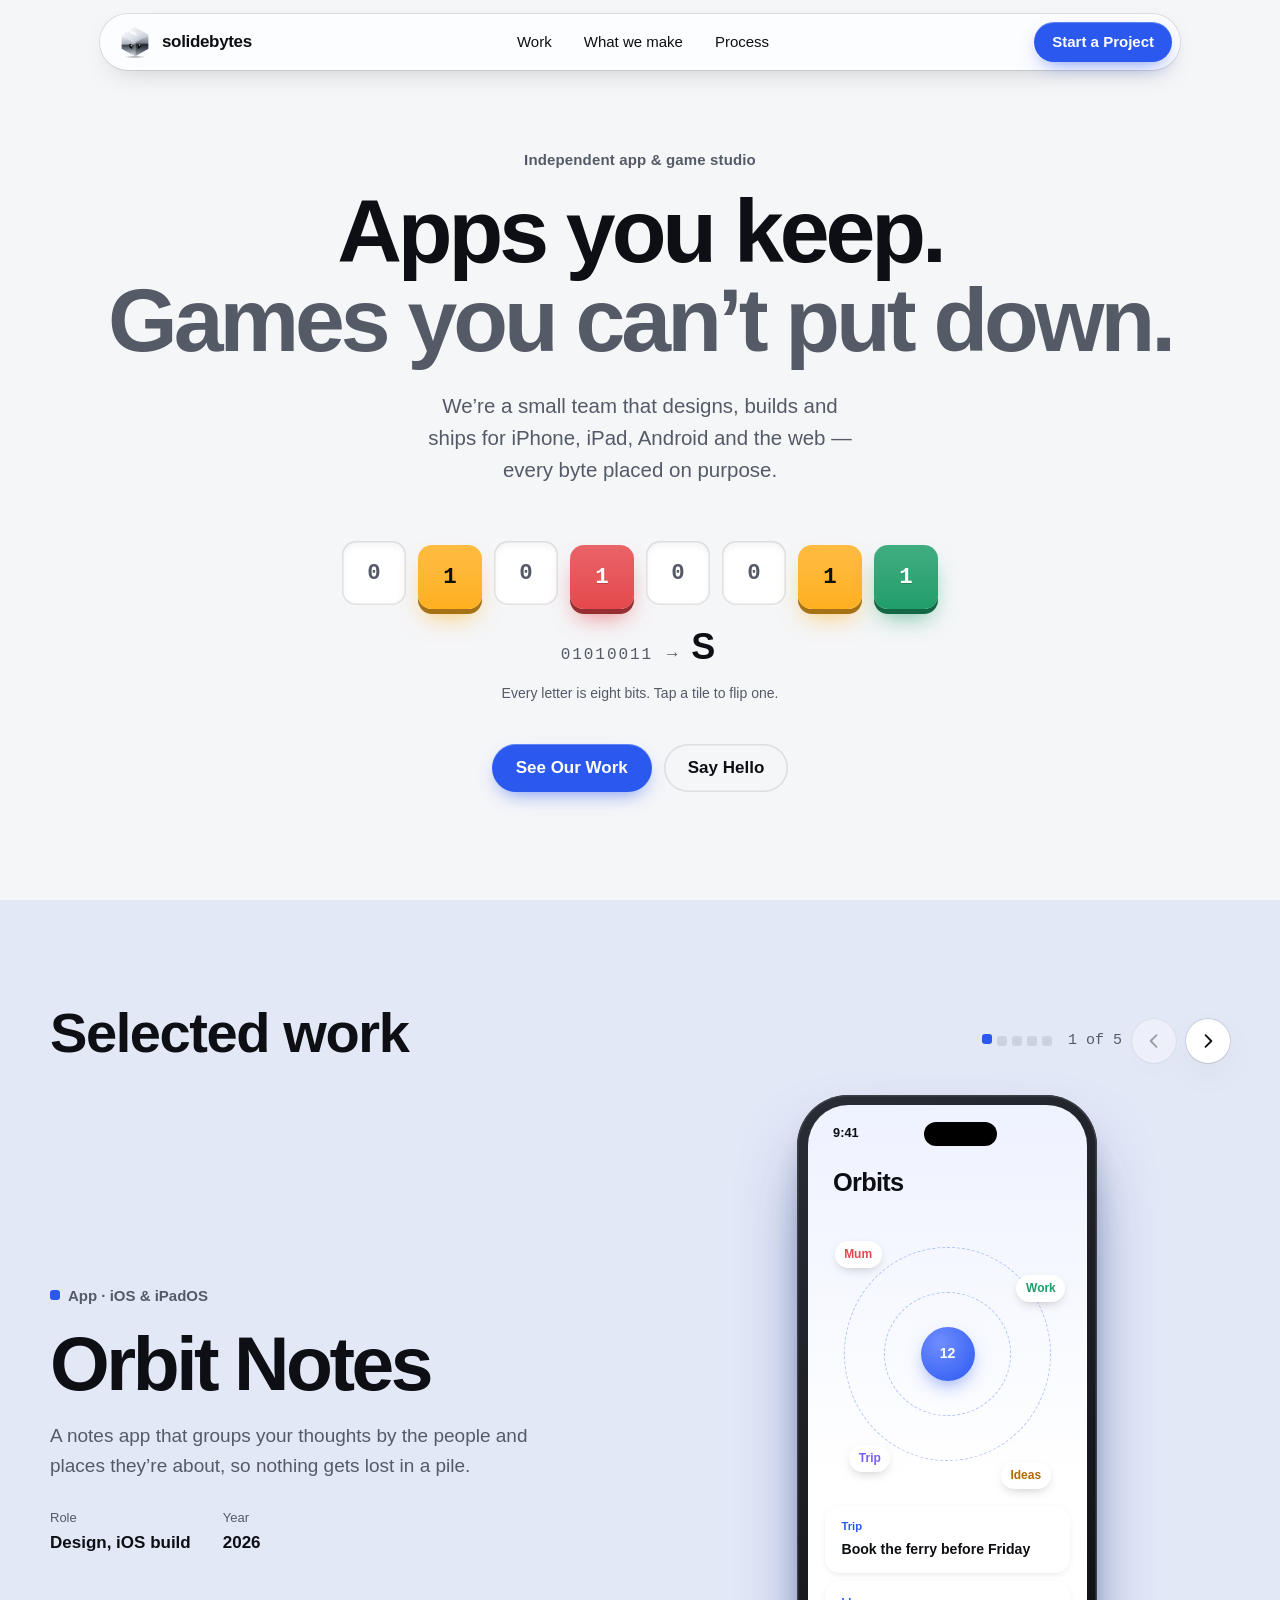
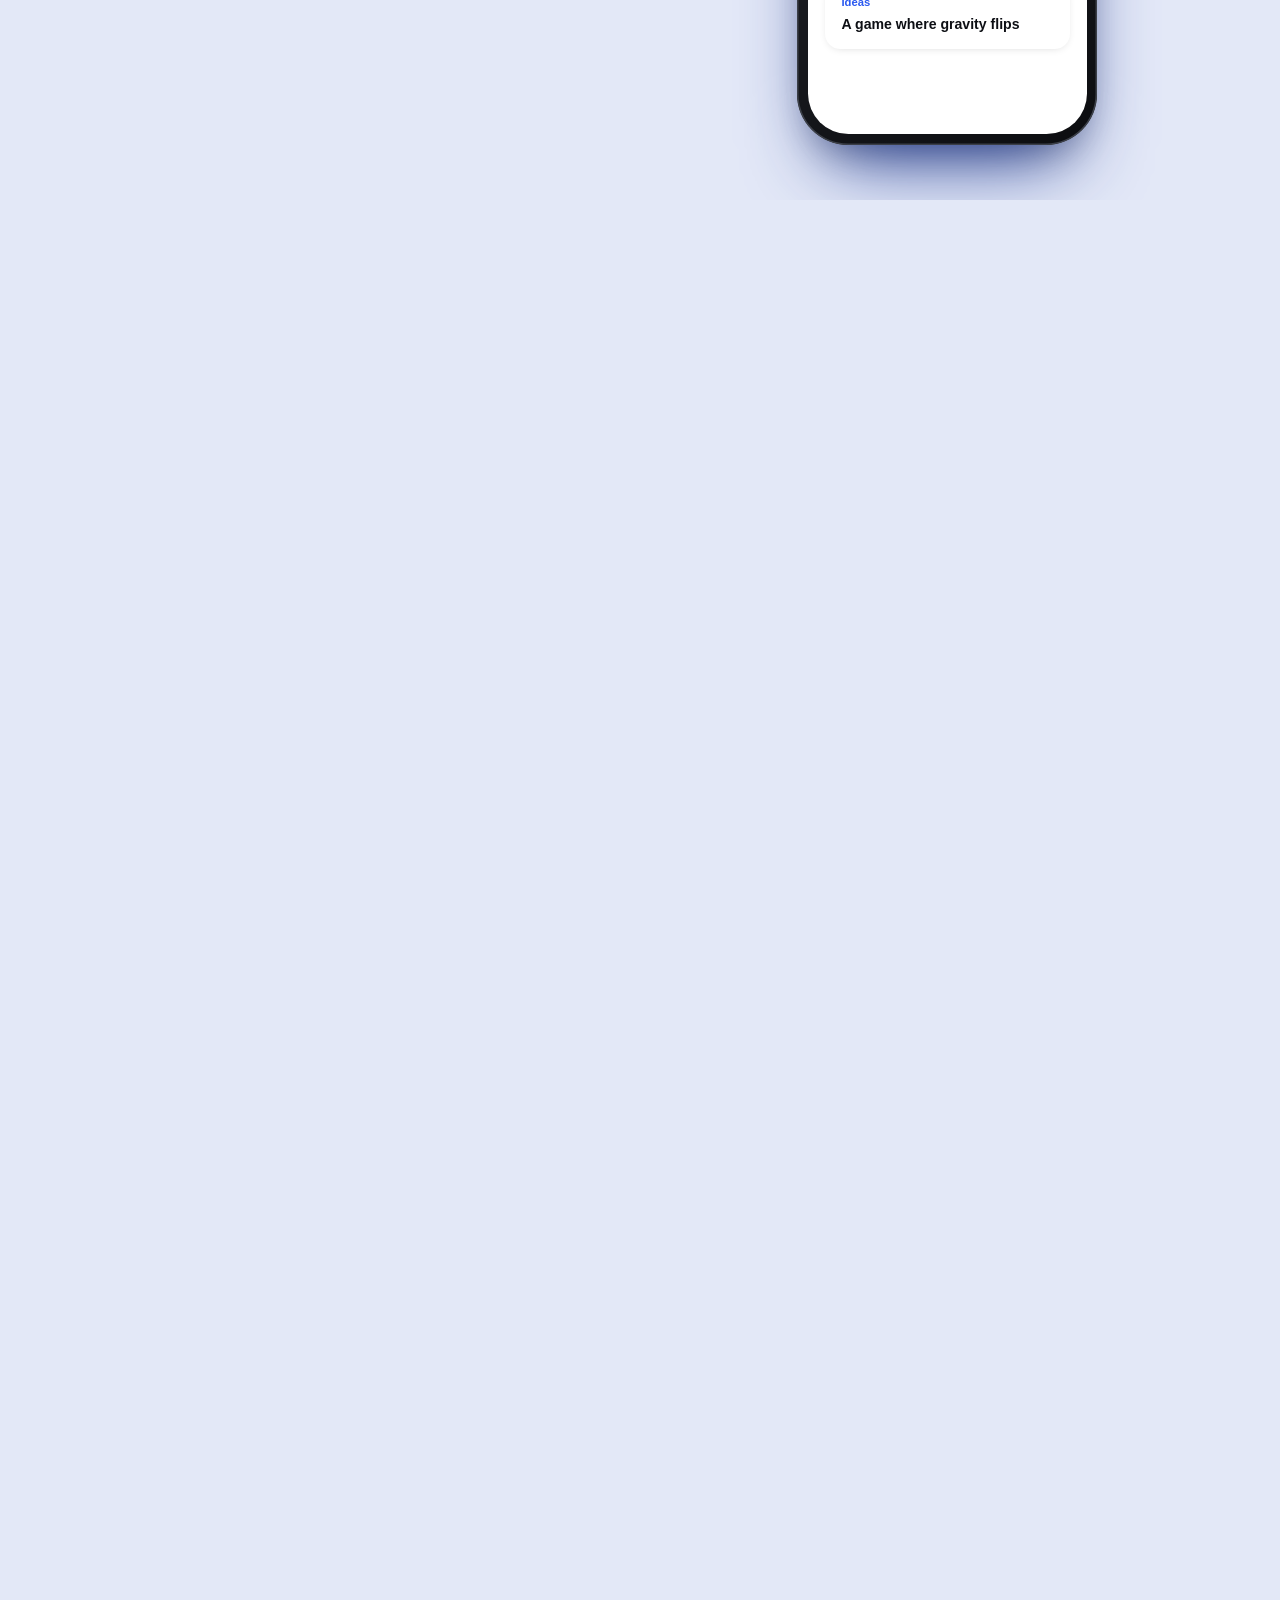
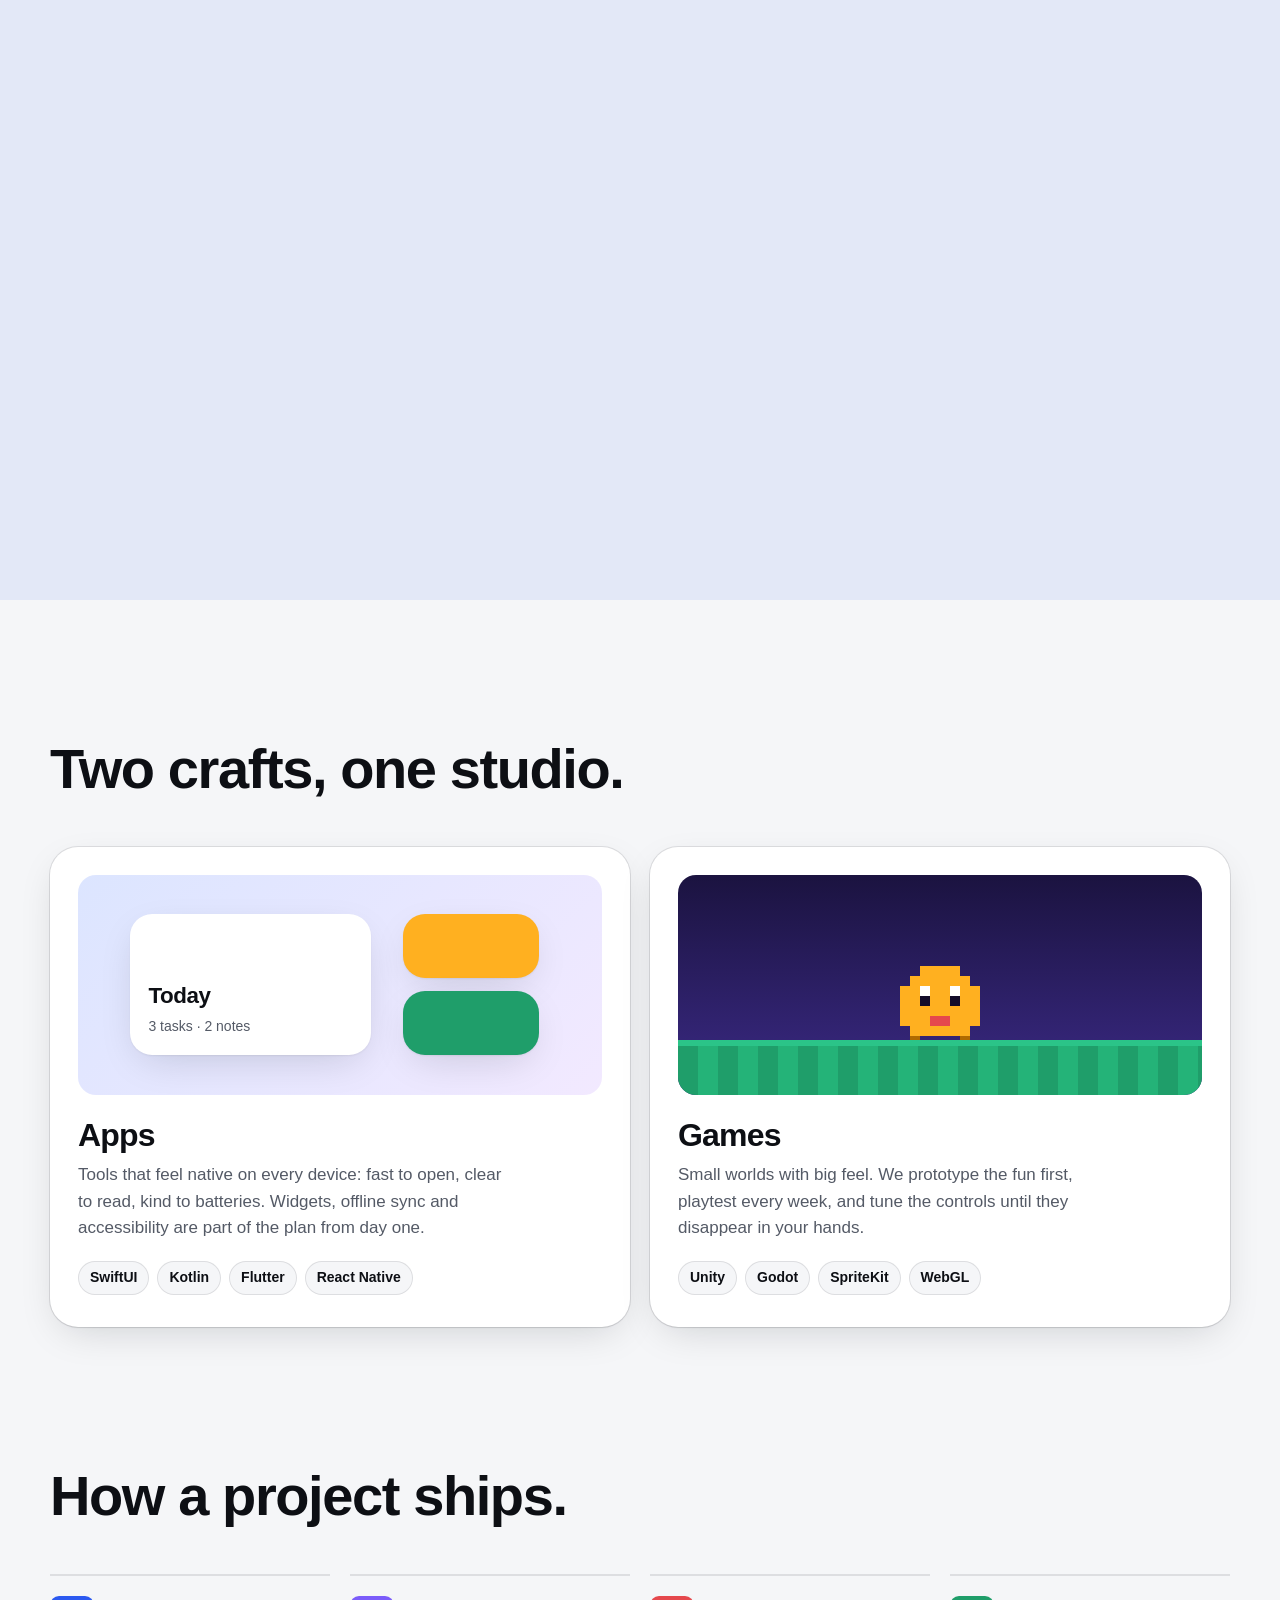
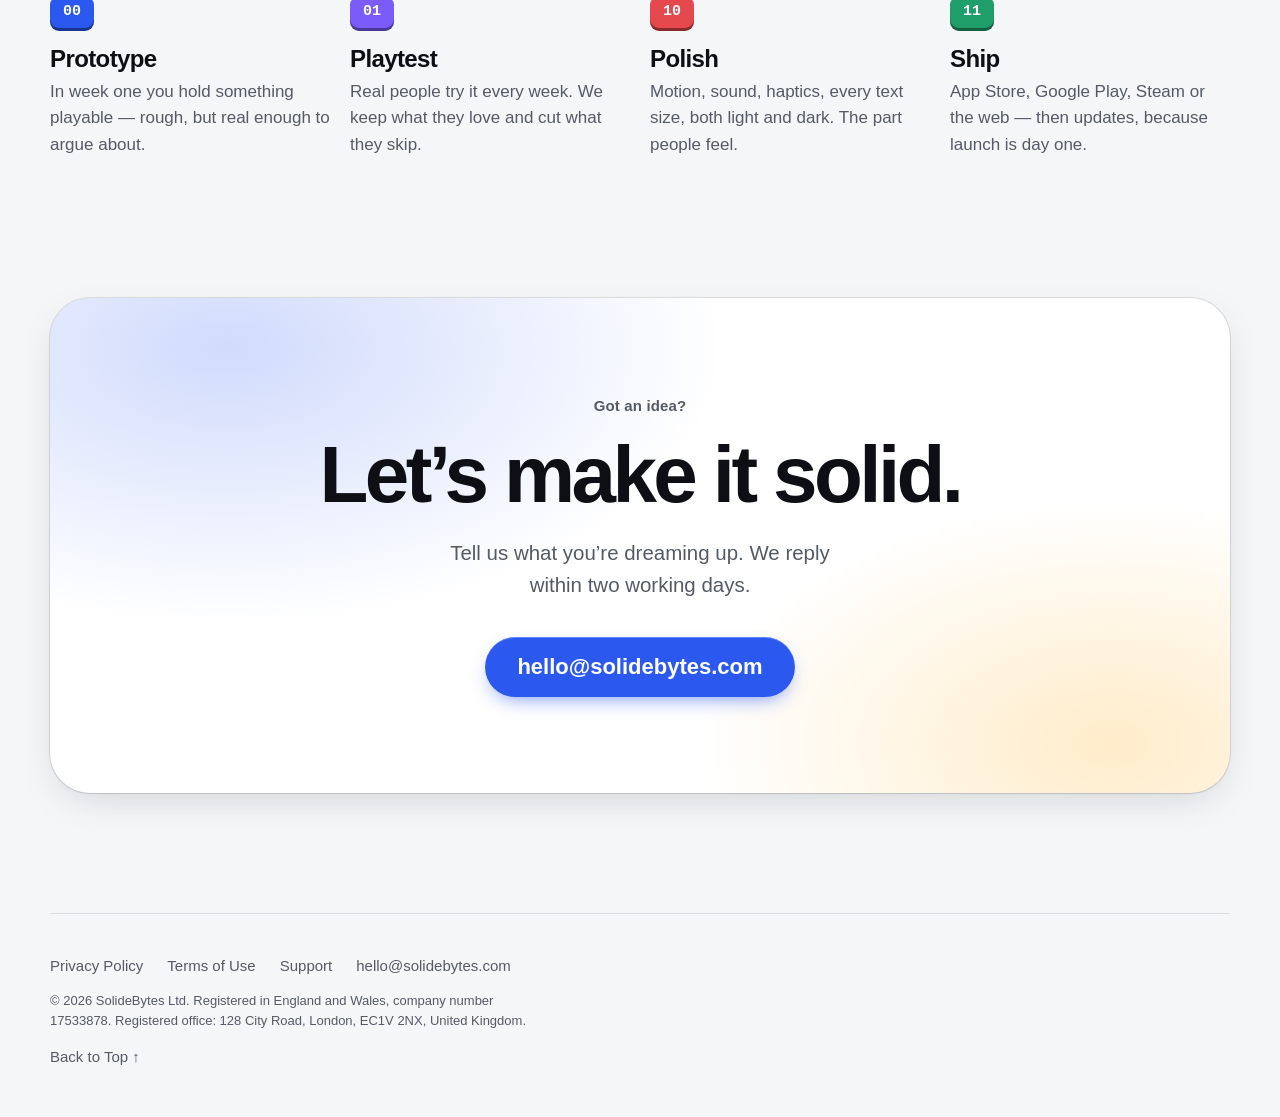
<file: index.html>
<!DOCTYPE html>
<html lang="en">
<head>
  <meta charset="utf-8">
  <meta name="viewport" content="width=device-width, initial-scale=1">
  <title>SolideBytes — Independent app &amp; game studio</title>
  <meta name="description" content="SolideBytes is an independent studio that designs and builds mobile apps and games.">
  <meta name="theme-color" content="#F5F6F8" media="(prefers-color-scheme: light)">
  <meta name="theme-color" content="#0B0D12" media="(prefers-color-scheme: dark)">
  <link rel="icon" type="image/svg+xml" href="logo.svg">
  <link rel="apple-touch-icon" href="logo.svg">
  <link rel="stylesheet" href="styles.css">
  <script>document.documentElement.classList.add('js')</script>
</head>
<body>
  <a class="skip" href="#main">Skip to content</a>

  <!-- ───────── Navigation ───────── -->
  <header class="nav" id="top">
    <a class="brand" href="#top" aria-label="SolideBytes, back to top">
      <svg class="brand-mark" viewBox="0 0 64 64" aria-hidden="true" focusable="false">  <!-- "Bit" — the SolideBytes mascot: a liquid-chrome byte with eyes -->
  <defs>
    <linearGradient id="sbTop" x1="0" y1="0" x2="1" y2="1">
      <stop offset="0" stop-color="#FFFFFF"/>
      <stop offset=".55" stop-color="#DDE2E9"/>
      <stop offset="1" stop-color="#A9B1BC"/>
    </linearGradient>
    <linearGradient id="sbLeft" x1="0" y1="0" x2="0" y2="1">
      <stop offset="0" stop-color="#F2F5F8"/>
      <stop offset=".42" stop-color="#AEB5BF"/>
      <stop offset=".5" stop-color="#3E444D"/>
      <stop offset=".72" stop-color="#7D8590"/>
      <stop offset="1" stop-color="#E4E8ED"/>
    </linearGradient>
    <linearGradient id="sbRight" x1="0" y1="0" x2="0" y2="1">
      <stop offset="0" stop-color="#C7CDD5"/>
      <stop offset=".38" stop-color="#7A818C"/>
      <stop offset=".46" stop-color="#22262C"/>
      <stop offset=".7" stop-color="#4F5660"/>
      <stop offset="1" stop-color="#A3AAB4"/>
    </linearGradient>
    <radialGradient id="sbShadow" cx=".5" cy=".5" r=".5">
      <stop offset="0" stop-color="#000" stop-opacity=".35"/>
      <stop offset="1" stop-color="#000" stop-opacity="0"/>
    </radialGradient>
  </defs>
  <ellipse cx="32" cy="60" rx="20" ry="3.2" fill="url(#sbShadow)"/>
  <g stroke-linejoin="round" stroke-width="2.4">
    <path d="M32 5 L56 19 L32 33 L8 19 Z" fill="url(#sbTop)" stroke="url(#sbTop)"/>
    <path d="M8 19 L32 33 L32 58 L8 44 Z" fill="url(#sbLeft)" stroke="url(#sbLeft)"/>
    <path d="M32 33 L56 19 L56 44 L32 58 Z" fill="url(#sbRight)" stroke="url(#sbRight)"/>
  </g>
  <!-- rim light along the edges -->
  <path d="M8 19 L32 33 L56 19 M32 33 L32 58" fill="none" stroke="#fff" stroke-opacity=".85" stroke-width="1" stroke-linecap="round"/>
  <clipPath id="sbTopClip"><path d="M32 5 L56 19 L32 33 L8 19 Z"/></clipPath>
  <ellipse cx="28" cy="15" rx="8" ry="2.4" fill="#fff" opacity=".8" transform="rotate(30 28 15)" clip-path="url(#sbTopClip)"/>
  <!-- eyes -->
  <g class="sb-eyes">
    <g transform="translate(24 40) skewY(30)">
      <ellipse rx="3.1" ry="4.4" fill="#0D0F14"/>
      <circle cx="1" cy="-1.8" r="1.2" fill="#fff"/>
    </g>
    <g transform="translate(40 40) skewY(-30)">
      <ellipse rx="3.1" ry="4.4" fill="#0D0F14"/>
      <circle cx="1" cy="-1.8" r="1.2" fill="#fff"/>
    </g>
  </g>
</svg>
      <span class="brand-name">solide<b>bytes</b></span>
    </a>
    <nav aria-label="Main">
      <ul>
        <li><a href="#work">Work</a></li>
        <li><a href="#crafts">What we make</a></li>
        <li><a href="#process">Process</a></li>
      </ul>
    </nav>
    <a class="btn btn-small" href="#contact">Start a Project</a>
  </header>

  <main id="main">

    <!-- ───────── Hero ───────── -->
    <section class="hero" aria-labelledby="hero-title">
      <p class="eyebrow reveal">Independent app &amp; game studio</p>
      <h1 id="hero-title" class="reveal">
        Apps you keep.<br>
        <span class="hero-alt">Games you can’t put down.</span>
      </h1>
      <p class="lede reveal">
        We’re a small team that designs, builds and ships for iPhone, iPad, Android and the web —
        every byte placed on purpose.
      </p>

      <!-- The byte: 8 tiles, one character. Click any tile to flip a bit. -->
      <div class="byte-wrap reveal">
        <div class="byte" role="group" aria-label="One byte: eight bits you can flip">
          <!-- tiles are generated by script.js -->
        </div>
        <div class="byte-readout" aria-live="polite">
          <span class="readout-bits" id="readout-bits">01010011</span>
          <span class="readout-arrow" aria-hidden="true">→</span>
          <span class="readout-char" id="readout-char">S</span>
        </div>
        <p class="byte-hint">Every letter is eight bits. Tap a tile to flip one.</p>
      </div>

      <div class="hero-actions reveal">
        <a class="btn" href="#work">See Our Work</a>
        <a class="btn btn-ghost" href="#contact">Say Hello</a>
      </div>
    </section>

    <!-- ───────── Work: pinned horizontal slides ───────── -->
    <section class="work" id="work" aria-labelledby="work-title" style="--n:5">
      <div class="work-sticky">
        <div class="work-head">
          <h2 id="work-title">Selected work</h2>
          <div class="work-controls">
            <div class="work-progress" aria-hidden="true"></div>
            <p class="work-count" aria-live="polite"><span id="work-index">1</span> of <span id="work-total">5</span></p>
            <button class="round-btn" id="prev" type="button" aria-label="Previous project">
              <svg viewBox="0 0 24 24" aria-hidden="true"><path d="M15 5l-7 7 7 7"/></svg>
            </button>
            <button class="round-btn" id="next" type="button" aria-label="Next project">
              <svg viewBox="0 0 24 24" aria-hidden="true"><path d="M9 5l7 7-7 7"/></svg>
            </button>
          </div>
        </div>

        <div class="track" id="track">

          <!-- Slide 1 · App -->
          <article class="slide" data-tint="#2B59F0" aria-roledescription="slide" aria-label="Orbit Notes">
            <div class="slide-text">
              <p class="tag"><span class="dot dot-app"></span>App · iOS &amp; iPadOS</p>
              <h3>Orbit Notes</h3>
              <p>A notes app that groups your thoughts by the people and places they’re about, so nothing gets lost in a pile.</p>
              <dl class="facts">
                <div><dt>Role</dt><dd>Design, iOS build</dd></div>
                <div><dt>Year</dt><dd>2026</dd></div>
              </dl>
            </div>
            <div class="slide-device">
              <div class="phone">
                <div class="screen scr-notes">
                  <div class="scr-status"><span>9:41</span><span class="island"></span><span></span></div>
                  <p class="scr-title">Orbits</p>
                  <div class="orbit">
                    <span class="planet p1">Mum</span><span class="planet p2">Work</span>
                    <span class="planet p3">Trip</span><span class="planet p4">Ideas</span>
                    <span class="sun">12</span>
                  </div>
                  <div class="note-card"><b>Trip</b><span>Book the ferry before Friday</span></div>
                  <div class="note-card"><b>Ideas</b><span>A game where gravity flips</span></div>
                </div>
              </div>
            </div>
          </article>

          <!-- Slide 2 · Game -->
          <article class="slide" data-tint="#FF8A3D" aria-roledescription="slide" aria-label="Pixel Tides">
            <div class="slide-text">
              <p class="tag"><span class="dot dot-game"></span>Game · iOS, Android, Switch</p>
              <h3>Pixel Tides</h3>
              <p>A calm sailing game where the sea is drawn one pixel at a time. Catch the wind, map the islands, find your way home.</p>
              <dl class="facts">
                <div><dt>Role</dt><dd>Art, design, engine</dd></div>
                <div><dt>Year</dt><dd>2025</dd></div>
              </dl>
            </div>
            <div class="slide-device">
              <div class="phone phone-land">
                <div class="screen scr-tides">
                  <span class="px-sun"></span>
                  <span class="px-cloud c1"></span><span class="px-cloud c2"></span>
                  <span class="px-island"></span>
                  <span class="px-boat"><i></i></span>
                  <span class="px-sea"></span>
                  <span class="hud">⚓ 3 / 7 islands</span>
                </div>
              </div>
            </div>
          </article>

          <!-- Slide 3 · App -->
          <article class="slide" data-tint="#1F9E6A" aria-roledescription="slide" aria-label="Pocket Coach">
            <div class="slide-text">
              <p class="tag"><span class="dot dot-app"></span>App · iOS &amp; Android</p>
              <h3>Pocket Coach</h3>
              <p>Short, friendly workouts that fit between meetings. It learns what you skip and quietly adjusts the plan.</p>
              <dl class="facts">
                <div><dt>Role</dt><dd>Product, design, Flutter</dd></div>
                <div><dt>Year</dt><dd>2025</dd></div>
              </dl>
            </div>
            <div class="slide-device">
              <div class="phone">
                <div class="screen scr-coach">
                  <div class="scr-status"><span>9:41</span><span class="island"></span><span></span></div>
                  <p class="scr-kicker">This week</p>
                  <p class="scr-title">4 of 5 done</p>
                  <div class="bars">
                    <i style="--h:62%"></i><i style="--h:80%"></i><i style="--h:40%"></i>
                    <i style="--h:92%"></i><i style="--h:18%" class="today"></i><i style="--h:0%"></i><i style="--h:0%"></i>
                  </div>
                  <div class="bars-lbl"><span>M</span><span>T</span><span>W</span><span>T</span><span>F</span><span>S</span><span>S</span></div>
                  <div class="coach-cta">Start 7‑min session</div>
                </div>
              </div>
            </div>
          </article>

          <!-- Slide 4 · Game -->
          <article class="slide" data-tint="#7B5CFA" aria-roledescription="slide" aria-label="Block Party">
            <div class="slide-text">
              <p class="tag"><span class="dot dot-game"></span>Game · iOS, Android, Web</p>
              <h3>Block Party</h3>
              <p>A two‑player puzzle duel. Stack, swap and send blocks across to your friend’s board — on one phone or online.</p>
              <dl class="facts">
                <div><dt>Role</dt><dd>Game design, Unity</dd></div>
                <div><dt>Year</dt><dd>2024</dd></div>
              </dl>
            </div>
            <div class="slide-device">
              <div class="phone">
                <div class="screen scr-blocks">
                  <div class="scr-status"><span>9:41</span><span class="island"></span><span></span></div>
                  <div class="score"><span>YOU 1,280</span><span>ALEX 960</span></div>
                  <div class="grid" id="block-grid" aria-hidden="true"></div>
                </div>
              </div>
            </div>
          </article>

          <!-- Slide 5 · Open slot -->
          <article class="slide slide-open" data-tint="#FFB020" aria-roledescription="slide" aria-label="Your project">
            <div class="slide-text">
              <p class="tag"><span class="dot"></span>Next up · Your idea</p>
              <h3>This slot is open.</h3>
              <p>We take on two new projects a season. Tell us about yours — an app, a game, or something in between.</p>
              <a class="btn" href="#contact">Start a Project</a>
            </div>
            <div class="slide-device">
              <div class="phone phone-empty">
                <div class="screen scr-empty">
                  <span class="plus" aria-hidden="true">+</span>
                  <span>Your app here</span>
                </div>
              </div>
            </div>
          </article>

        </div>
      </div>
    </section>

    <!-- ───────── Crafts ───────── -->
    <section class="crafts" id="crafts" aria-labelledby="crafts-title">
      <h2 id="crafts-title" class="reveal">Two crafts, one studio.</h2>
      <div class="craft-grid">
        <article class="craft craft-apps reveal">
          <div class="craft-art" aria-hidden="true">
            <div class="widget w-big"><b>Today</b><span>3 tasks · 2 notes</span></div>
            <div class="widget w-sm w-a"></div>
            <div class="widget w-sm w-b"></div>
          </div>
          <h3>Apps</h3>
          <p>Tools that feel native on every device: fast to open, clear to read, kind to batteries. Widgets, offline sync and accessibility are part of the plan from day one.</p>
          <ul class="chips"><li>SwiftUI</li><li>Kotlin</li><li>Flutter</li><li>React Native</li></ul>
        </article>
        <article class="craft craft-games reveal">
          <div class="craft-art" aria-hidden="true">
            <div class="sprite" id="sprite"></div>
            <div class="ground"></div>
          </div>
          <h3>Games</h3>
          <p>Small worlds with big feel. We prototype the fun first, playtest every week, and tune the controls until they disappear in your hands.</p>
          <ul class="chips"><li>Unity</li><li>Godot</li><li>SpriteKit</li><li>WebGL</li></ul>
        </article>
      </div>
    </section>

    <!-- ───────── Process (a real sequence, numbered in binary) ───────── -->
    <section class="process" id="process" aria-labelledby="process-title">
      <h2 id="process-title" class="reveal">How a project ships.</h2>
      <ol class="steps">
        <li class="reveal"><span class="step-n">00</span><h3>Prototype</h3><p>In week one you hold something playable — rough, but real enough to argue about.</p></li>
        <li class="reveal"><span class="step-n">01</span><h3>Playtest</h3><p>Real people try it every week. We keep what they love and cut what they skip.</p></li>
        <li class="reveal"><span class="step-n">10</span><h3>Polish</h3><p>Motion, sound, haptics, every text size, both light and dark. The part people feel.</p></li>
        <li class="reveal"><span class="step-n">11</span><h3>Ship</h3><p>App Store, Google Play, Steam or the web — then updates, because launch is day one.</p></li>
      </ol>
    </section>

    <!-- ───────── Contact ───────── -->
    <section class="contact" id="contact" aria-labelledby="contact-title">
      <div class="contact-card reveal">
        <p class="eyebrow">Got an idea?</p>
        <h2 id="contact-title">Let’s make it solid.</h2>
        <p class="lede">Tell us what you’re dreaming up. We reply within two working days.</p>
        <a class="btn btn-big" href="mailto:hello@solidebytes.com">hello@solidebytes.com</a>
      </div>
    </section>
  </main>
  <footer class="footer footer-legal">
    <nav aria-label="Legal">
      <a href="privacy.html">Privacy Policy</a>
      <a href="terms.html">Terms of Use</a>
      <a href="support.html">Support</a>
      <a href="mailto:hello@solidebytes.com">hello@solidebytes.com</a>
    </nav>
    <p class="company">© <span class="yr">2026</span> SolideBytes Ltd. Registered in England and Wales, company number 17533878. Registered office: 128 City Road, London, EC1V 2NX, United Kingdom.</p>
    <a class="to-top" href="#top">Back to Top ↑</a>
  </footer>

  <script src="script.js"></script>
</body>
</html>
</file>
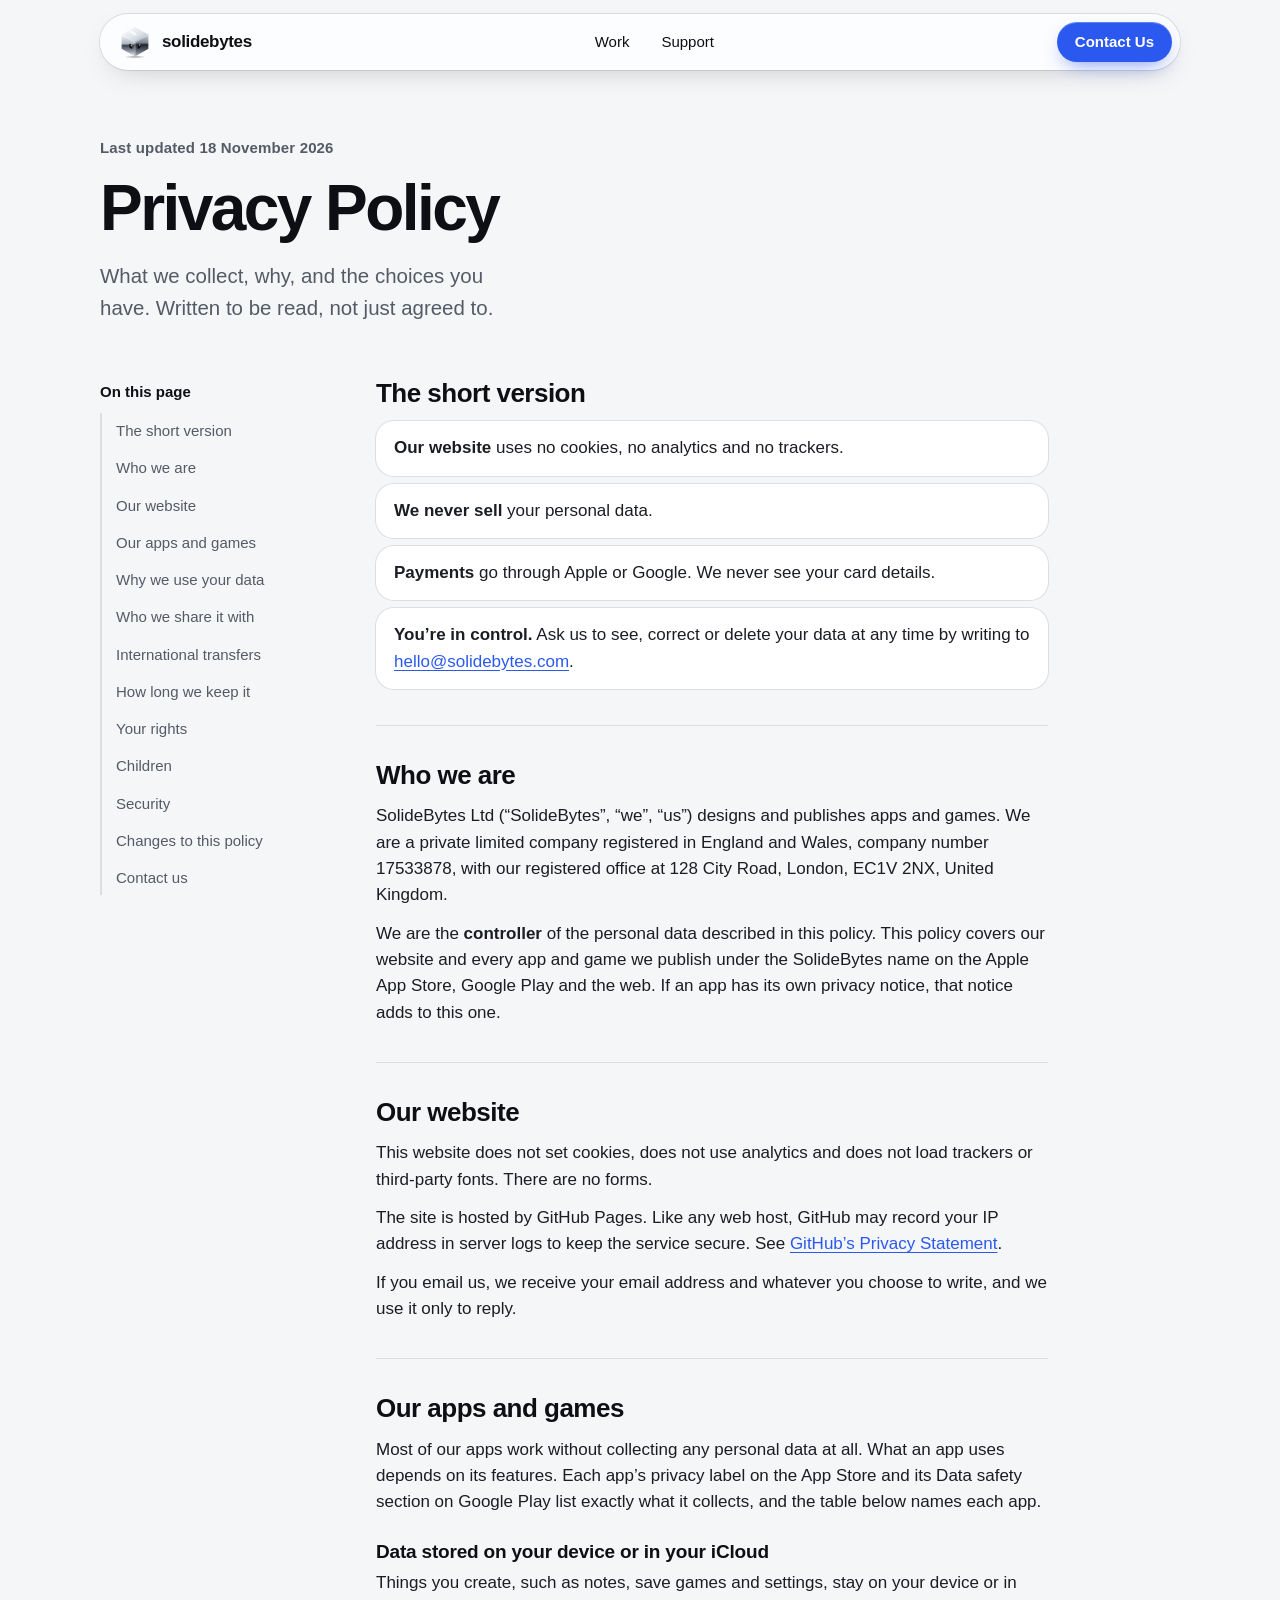
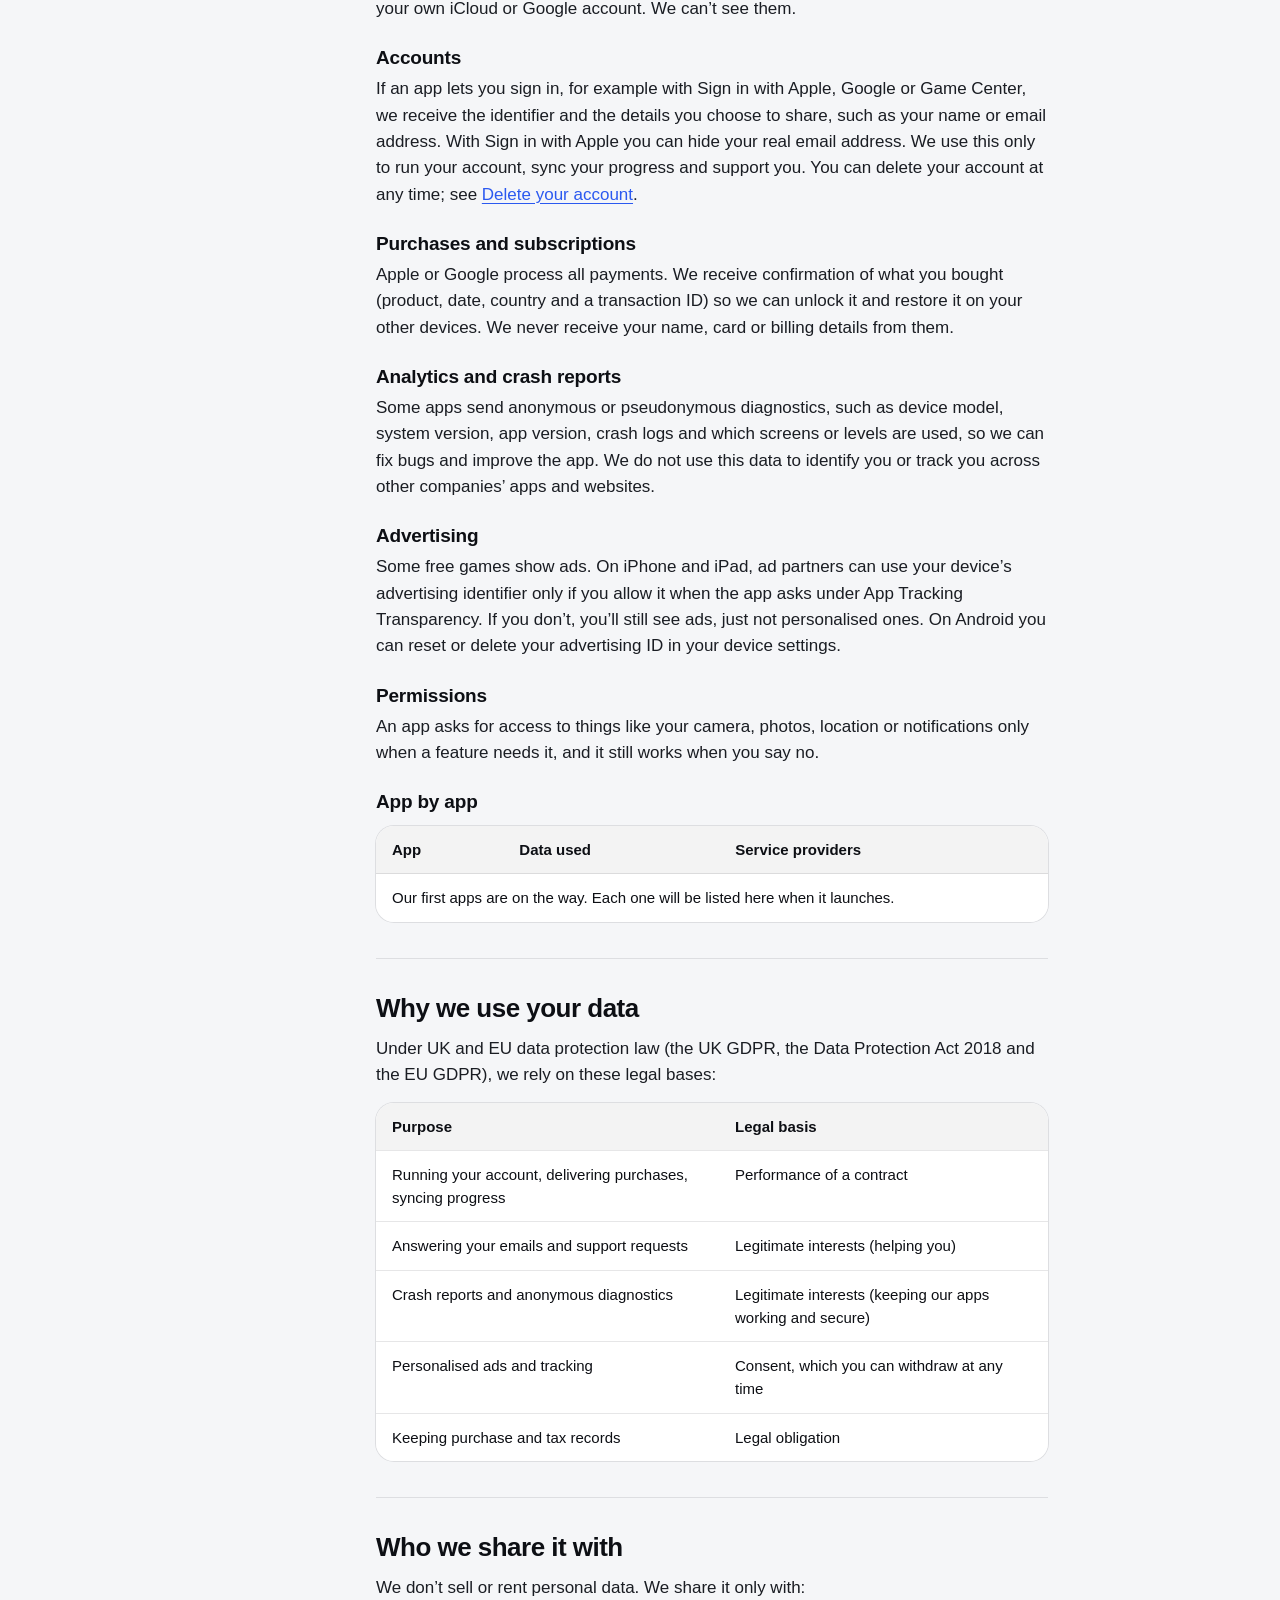
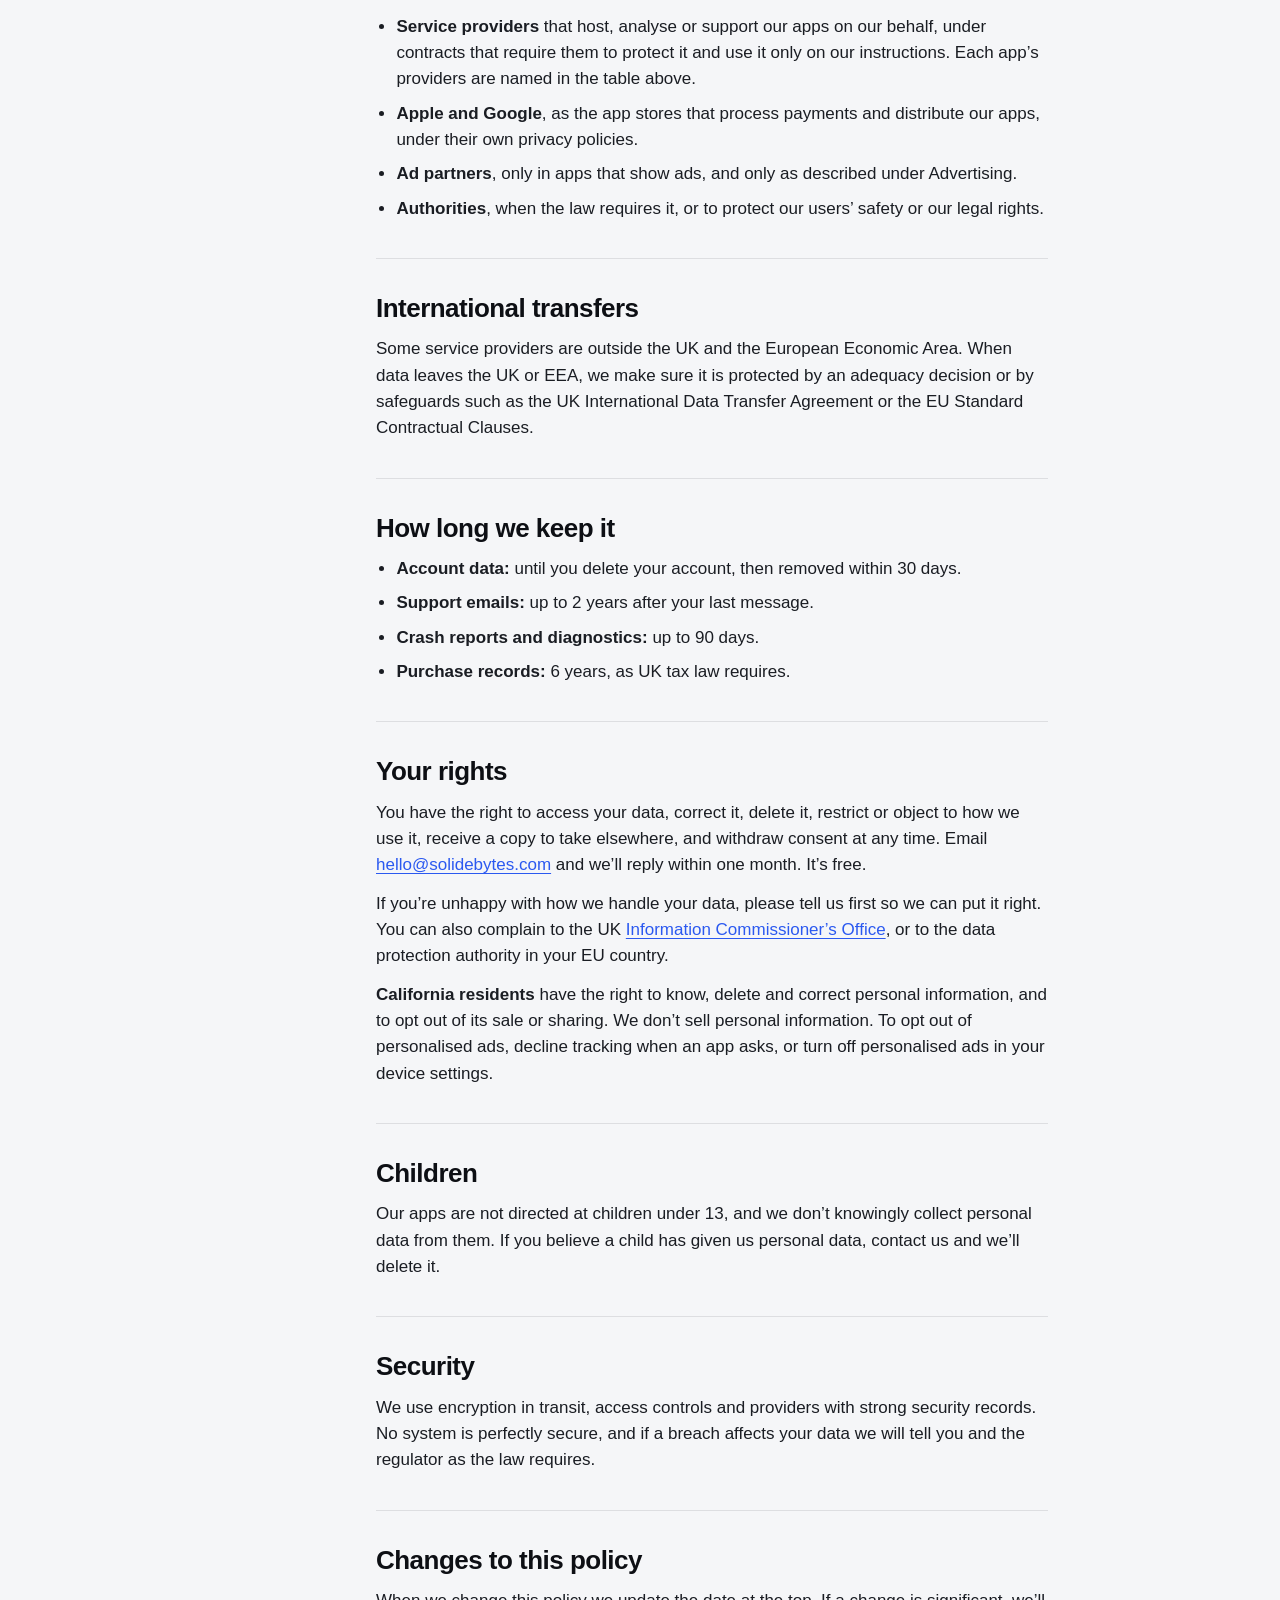
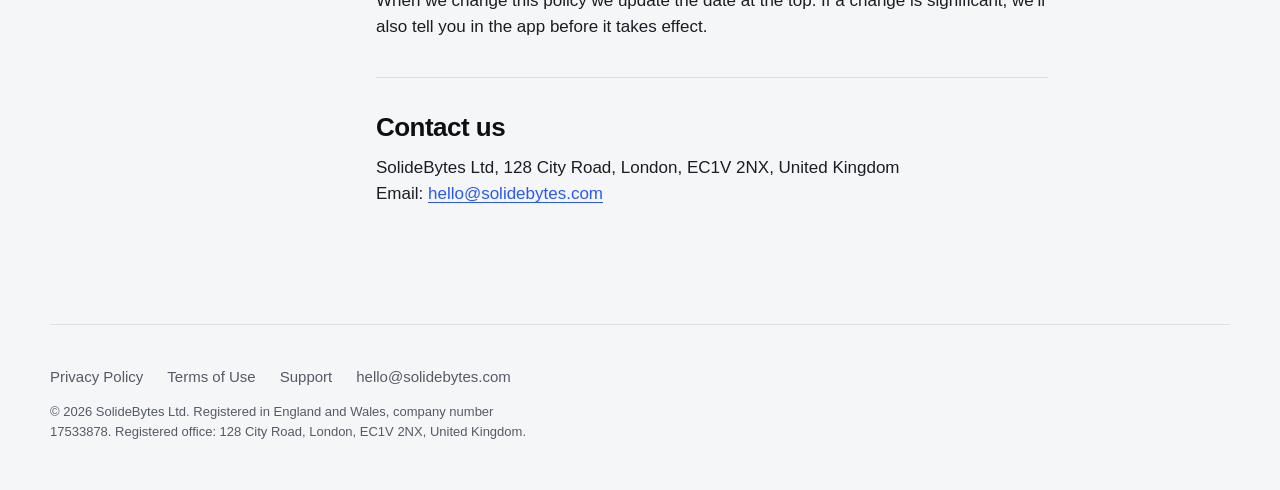
<file: privacy.html>
<!DOCTYPE html>
<html lang="en">
<head>
  <meta charset="utf-8">
  <meta name="viewport" content="width=device-width, initial-scale=1">
  <title>Privacy Policy — SolideBytes</title>
  <meta name="description" content="How SolideBytes collects, uses and protects personal data in its apps, games and website.">
  <meta name="theme-color" content="#F5F6F8" media="(prefers-color-scheme: light)">
  <meta name="theme-color" content="#0B0D12" media="(prefers-color-scheme: dark)">
  <link rel="icon" type="image/svg+xml" href="logo.svg">
  <link rel="apple-touch-icon" href="logo.svg">
  <link rel="stylesheet" href="styles.css">
</head>
<body class="doc-page">
  <a class="skip" href="#main">Skip to content</a>
  <header class="nav" id="top">
    <a class="brand" href="index.html" aria-label="SolideBytes home">
      <svg class="brand-mark" viewBox="0 0 64 64" aria-hidden="true" focusable="false">  <!-- "Bit" — the SolideBytes mascot: a liquid-chrome byte with eyes -->
  <defs>
    <linearGradient id="sbTop" x1="0" y1="0" x2="1" y2="1">
      <stop offset="0" stop-color="#FFFFFF"/>
      <stop offset=".55" stop-color="#DDE2E9"/>
      <stop offset="1" stop-color="#A9B1BC"/>
    </linearGradient>
    <linearGradient id="sbLeft" x1="0" y1="0" x2="0" y2="1">
      <stop offset="0" stop-color="#F2F5F8"/>
      <stop offset=".42" stop-color="#AEB5BF"/>
      <stop offset=".5" stop-color="#3E444D"/>
      <stop offset=".72" stop-color="#7D8590"/>
      <stop offset="1" stop-color="#E4E8ED"/>
    </linearGradient>
    <linearGradient id="sbRight" x1="0" y1="0" x2="0" y2="1">
      <stop offset="0" stop-color="#C7CDD5"/>
      <stop offset=".38" stop-color="#7A818C"/>
      <stop offset=".46" stop-color="#22262C"/>
      <stop offset=".7" stop-color="#4F5660"/>
      <stop offset="1" stop-color="#A3AAB4"/>
    </linearGradient>
    <radialGradient id="sbShadow" cx=".5" cy=".5" r=".5">
      <stop offset="0" stop-color="#000" stop-opacity=".35"/>
      <stop offset="1" stop-color="#000" stop-opacity="0"/>
    </radialGradient>
  </defs>
  <ellipse cx="32" cy="60" rx="20" ry="3.2" fill="url(#sbShadow)"/>
  <g stroke-linejoin="round" stroke-width="2.4">
    <path d="M32 5 L56 19 L32 33 L8 19 Z" fill="url(#sbTop)" stroke="url(#sbTop)"/>
    <path d="M8 19 L32 33 L32 58 L8 44 Z" fill="url(#sbLeft)" stroke="url(#sbLeft)"/>
    <path d="M32 33 L56 19 L56 44 L32 58 Z" fill="url(#sbRight)" stroke="url(#sbRight)"/>
  </g>
  <!-- rim light along the edges -->
  <path d="M8 19 L32 33 L56 19 M32 33 L32 58" fill="none" stroke="#fff" stroke-opacity=".85" stroke-width="1" stroke-linecap="round"/>
  <clipPath id="sbTopClip"><path d="M32 5 L56 19 L32 33 L8 19 Z"/></clipPath>
  <ellipse cx="28" cy="15" rx="8" ry="2.4" fill="#fff" opacity=".8" transform="rotate(30 28 15)" clip-path="url(#sbTopClip)"/>
  <!-- eyes -->
  <g class="sb-eyes">
    <g transform="translate(24 40) skewY(30)">
      <ellipse rx="3.1" ry="4.4" fill="#0D0F14"/>
      <circle cx="1" cy="-1.8" r="1.2" fill="#fff"/>
    </g>
    <g transform="translate(40 40) skewY(-30)">
      <ellipse rx="3.1" ry="4.4" fill="#0D0F14"/>
      <circle cx="1" cy="-1.8" r="1.2" fill="#fff"/>
    </g>
  </g>
</svg>
      <span class="brand-name">solide<b>bytes</b></span>
    </a>
    <nav aria-label="Main">
      <ul>
        <li><a href="index.html#work">Work</a></li>
        <li><a href="support.html">Support</a></li>
      </ul>
    </nav>
    <a class="btn btn-small" href="mailto:hello@solidebytes.com">Contact Us</a>
  </header>

  <main id="main" class="doc">
    <header class="doc-head">
      <p class="eyebrow">Last updated 18 November 2026</p>
      <h1>Privacy Policy</h1>
      <p class="lede">What we collect, why, and the choices you have. Written to be read, not just agreed to.</p>
    </header>
    <div class="doc-body">
      <nav class="doc-toc" aria-label="On this page"><p>On this page</p><ol><li><a href="#summary">The short version</a></li><li><a href="#who-we-are">Who we are</a></li><li><a href="#website">Our website</a></li><li><a href="#apps">Our apps and games</a></li><li><a href="#legal-bases">Why we use your data</a></li><li><a href="#sharing">Who we share it with</a></li><li><a href="#transfers">International transfers</a></li><li><a href="#retention">How long we keep it</a></li><li><a href="#your-rights">Your rights</a></li><li><a href="#children">Children</a></li><li><a href="#security">Security</a></li><li><a href="#changes">Changes to this policy</a></li><li><a href="#contact">Contact us</a></li></ol></nav>
      <article class="doc-text">
<section id="summary"><h2>The short version</h2>

<ul class="key-points">
  <li><b>Our website</b> uses no cookies, no analytics and no trackers.</li>
  <li><b>We never sell</b> your personal data.</li>
  <li><b>Payments</b> go through Apple or Google. We never see your card details.</li>
  <li><b>You’re in control.</b> Ask us to see, correct or delete your data at any time by writing to <a href="mailto:hello@solidebytes.com">hello@solidebytes.com</a>.</li>
</ul>
</section>
<section id="who-we-are"><h2>Who we are</h2>

<p>SolideBytes Ltd (“SolideBytes”, “we”, “us”) designs and publishes apps and games. We are a private limited company registered in England and Wales, company number 17533878, with our registered office at 128 City Road, London, EC1V 2NX, United Kingdom.</p>
<p>We are the <b>controller</b> of the personal data described in this policy. This policy covers our website and every app and game we publish under the SolideBytes name on the Apple App Store, Google Play and the web. If an app has its own privacy notice, that notice adds to this one.</p>
</section>
<section id="website"><h2>Our website</h2>

<p>This website does not set cookies, does not use analytics and does not load trackers or third-party fonts. There are no forms.</p>
<p>The site is hosted by GitHub Pages. Like any web host, GitHub may record your IP address in server logs to keep the service secure. See <a href="https://docs.github.com/en/site-policy/privacy-policies/github-general-privacy-statement">GitHub’s Privacy Statement</a>.</p>
<p>If you email us, we receive your email address and whatever you choose to write, and we use it only to reply.</p>
</section>
<section id="apps"><h2>Our apps and games</h2>

<p>Most of our apps work without collecting any personal data at all. What an app uses depends on its features. Each app’s privacy label on the App Store and its Data safety section on Google Play list exactly what it collects, and the table below names each app.</p>

<h3>Data stored on your device or in your iCloud</h3>
<p>Things you create, such as notes, save games and settings, stay on your device or in your own iCloud or Google account. We can’t see them.</p>

<h3>Accounts</h3>
<p>If an app lets you sign in, for example with Sign in with Apple, Google or Game Center, we receive the identifier and the details you choose to share, such as your name or email address. With Sign in with Apple you can hide your real email address. We use this only to run your account, sync your progress and support you. You can delete your account at any time; see <a href="support.html#delete-account">Delete your account</a>.</p>

<h3>Purchases and subscriptions</h3>
<p>Apple or Google process all payments. We receive confirmation of what you bought (product, date, country and a transaction ID) so we can unlock it and restore it on your other devices. We never receive your name, card or billing details from them.</p>

<h3>Analytics and crash reports</h3>
<p>Some apps send anonymous or pseudonymous diagnostics, such as device model, system version, app version, crash logs and which screens or levels are used, so we can fix bugs and improve the app. We do not use this data to identify you or track you across other companies’ apps and websites.</p>

<h3>Advertising</h3>
<p>Some free games show ads. On iPhone and iPad, ad partners can use your device’s advertising identifier only if you allow it when the app asks under App Tracking Transparency. If you don’t, you’ll still see ads, just not personalised ones. On Android you can reset or delete your advertising ID in your device settings.</p>

<h3>Permissions</h3>
<p>An app asks for access to things like your camera, photos, location or notifications only when a feature needs it, and it still works when you say no.</p>

<h3>App by app</h3>
<div class="table-wrap">
<table>
  <thead><tr><th scope="col">App</th><th scope="col">Data used</th><th scope="col">Service providers</th></tr></thead>
  <tbody>
    <!-- Add one row per app: <tr><td>App name</td><td>Data used</td><td>Service providers</td></tr> -->
    <tr><td colspan="3">Our first apps are on the way. Each one will be listed here when it launches.</td></tr>
  </tbody>
</table>
</div>
</section>
<section id="legal-bases"><h2>Why we use your data</h2>

<p>Under UK and EU data protection law (the UK GDPR, the Data Protection Act 2018 and the EU GDPR), we rely on these legal bases:</p>
<div class="table-wrap">
<table>
  <thead><tr><th scope="col">Purpose</th><th scope="col">Legal basis</th></tr></thead>
  <tbody>
    <tr><td>Running your account, delivering purchases, syncing progress</td><td>Performance of a contract</td></tr>
    <tr><td>Answering your emails and support requests</td><td>Legitimate interests (helping you)</td></tr>
    <tr><td>Crash reports and anonymous diagnostics</td><td>Legitimate interests (keeping our apps working and secure)</td></tr>
    <tr><td>Personalised ads and tracking</td><td>Consent, which you can withdraw at any time</td></tr>
    <tr><td>Keeping purchase and tax records</td><td>Legal obligation</td></tr>
  </tbody>
</table>
</div>
</section>
<section id="sharing"><h2>Who we share it with</h2>

<p>We don’t sell or rent personal data. We share it only with:</p>
<ul>
  <li><b>Service providers</b> that host, analyse or support our apps on our behalf, under contracts that require them to protect it and use it only on our instructions. Each app’s providers are named in the table above.</li>
  <li><b>Apple and Google</b>, as the app stores that process payments and distribute our apps, under their own privacy policies.</li>
  <li><b>Ad partners</b>, only in apps that show ads, and only as described under Advertising.</li>
  <li><b>Authorities</b>, when the law requires it, or to protect our users’ safety or our legal rights.</li>
</ul>
</section>
<section id="transfers"><h2>International transfers</h2>

<p>Some service providers are outside the UK and the European Economic Area. When data leaves the UK or EEA, we make sure it is protected by an adequacy decision or by safeguards such as the UK International Data Transfer Agreement or the EU Standard Contractual Clauses.</p>
</section>
<section id="retention"><h2>How long we keep it</h2>

<ul>
  <li><b>Account data:</b> until you delete your account, then removed within 30 days.</li>
  <li><b>Support emails:</b> up to 2 years after your last message.</li>
  <li><b>Crash reports and diagnostics:</b> up to 90 days.</li>
  <li><b>Purchase records:</b> 6 years, as UK tax law requires.</li>
</ul>
</section>
<section id="your-rights"><h2>Your rights</h2>

<p>You have the right to access your data, correct it, delete it, restrict or object to how we use it, receive a copy to take elsewhere, and withdraw consent at any time. Email <a href="mailto:hello@solidebytes.com">hello@solidebytes.com</a> and we’ll reply within one month. It’s free.</p>
<p>If you’re unhappy with how we handle your data, please tell us first so we can put it right. You can also complain to the UK <a href="https://ico.org.uk/make-a-complaint/">Information Commissioner’s Office</a>, or to the data protection authority in your EU country.</p>
<p><b>California residents</b> have the right to know, delete and correct personal information, and to opt out of its sale or sharing. We don’t sell personal information. To opt out of personalised ads, decline tracking when an app asks, or turn off personalised ads in your device settings.</p>
</section>
<section id="children"><h2>Children</h2>

<p>Our apps are not directed at children under 13, and we don’t knowingly collect personal data from them. If you believe a child has given us personal data, contact us and we’ll delete it.</p>
</section>
<section id="security"><h2>Security</h2>

<p>We use encryption in transit, access controls and providers with strong security records. No system is perfectly secure, and if a breach affects your data we will tell you and the regulator as the law requires.</p>
</section>
<section id="changes"><h2>Changes to this policy</h2>

<p>When we change this policy we update the date at the top. If a change is significant, we’ll also tell you in the app before it takes effect.</p>
</section>
<section id="contact"><h2>Contact us</h2>

<p>SolideBytes Ltd, 128 City Road, London, EC1V 2NX, United Kingdom<br>Email: <a href="mailto:hello@solidebytes.com">hello@solidebytes.com</a></p>
</section>

      </article>
    </div>
  </main>

  <footer class="footer footer-legal">
    <nav aria-label="Legal">
      <a href="privacy.html">Privacy Policy</a>
      <a href="terms.html">Terms of Use</a>
      <a href="support.html">Support</a>
      <a href="mailto:hello@solidebytes.com">hello@solidebytes.com</a>
    </nav>
    <p class="company">© <span class="yr">2026</span> SolideBytes Ltd. Registered in England and Wales, company number 17533878. Registered office: 128 City Road, London, EC1V 2NX, United Kingdom.</p>
  </footer>
</body>
</html>
</file>
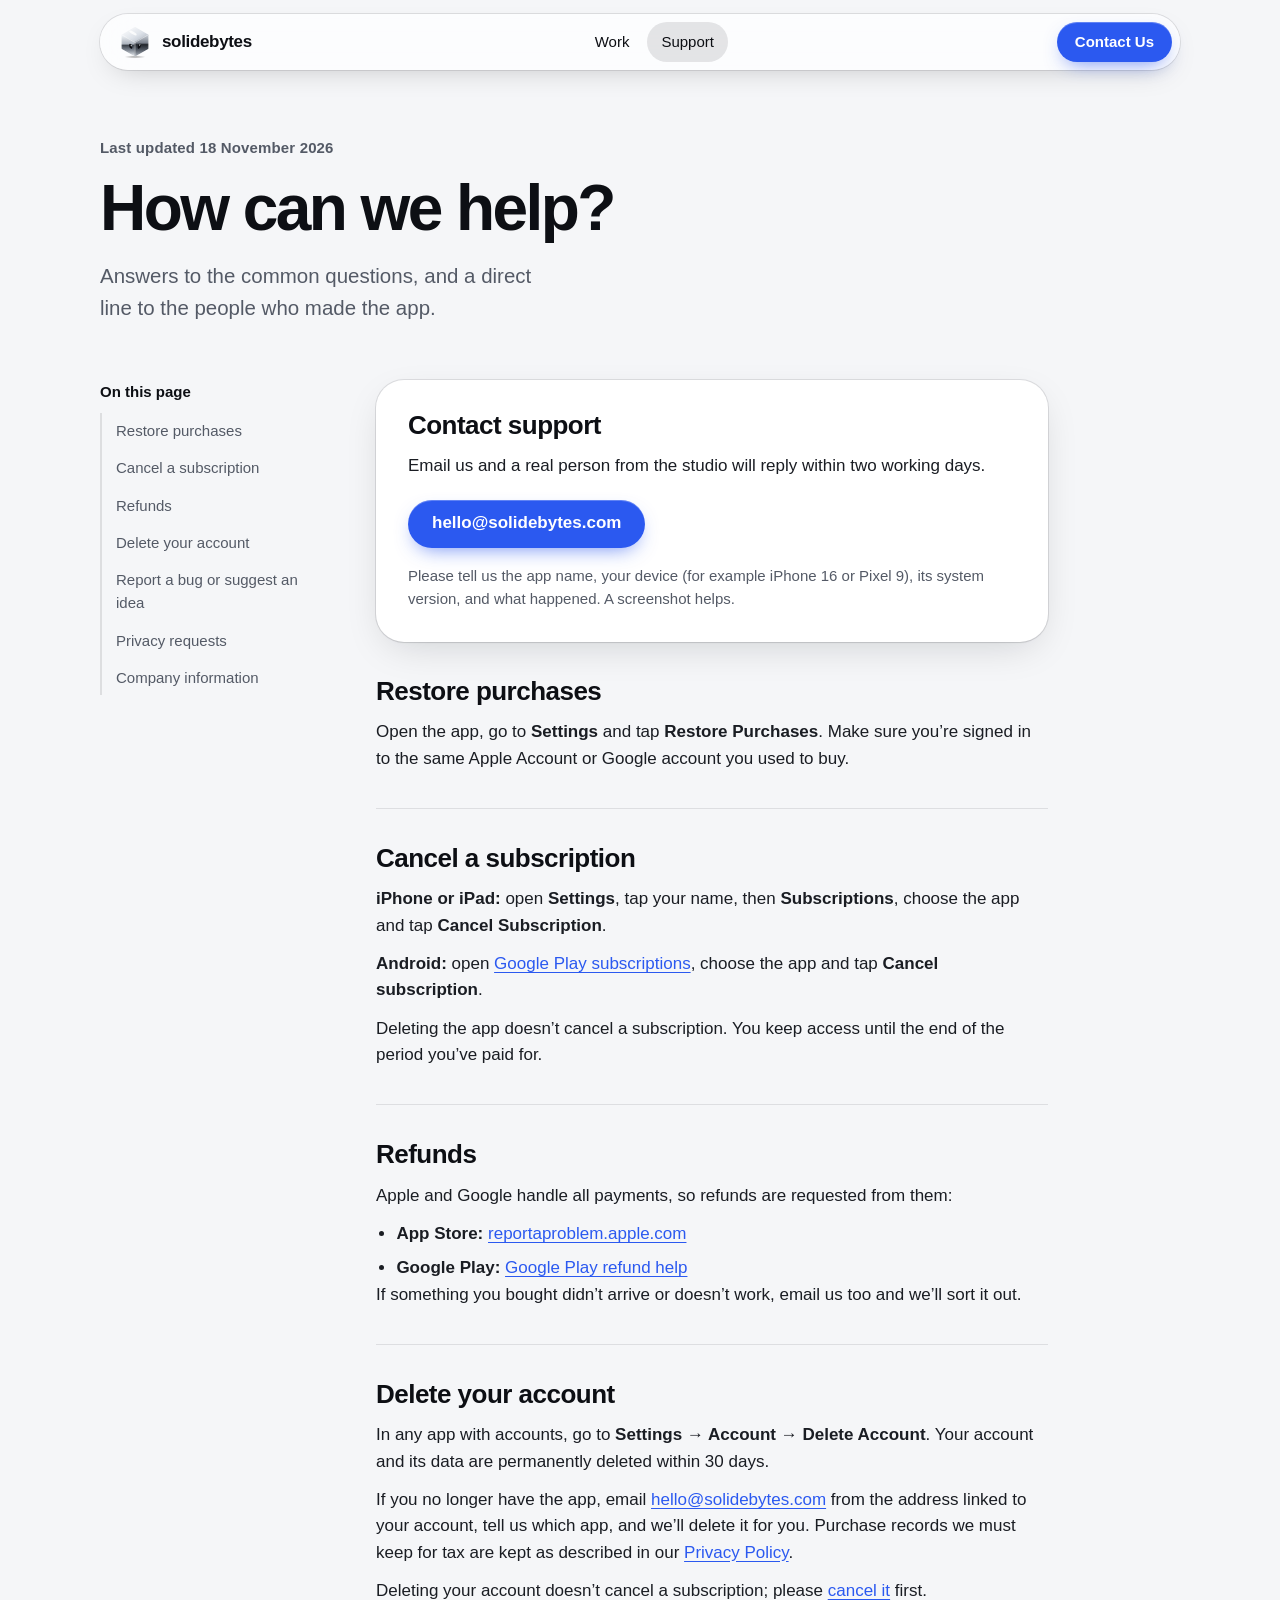
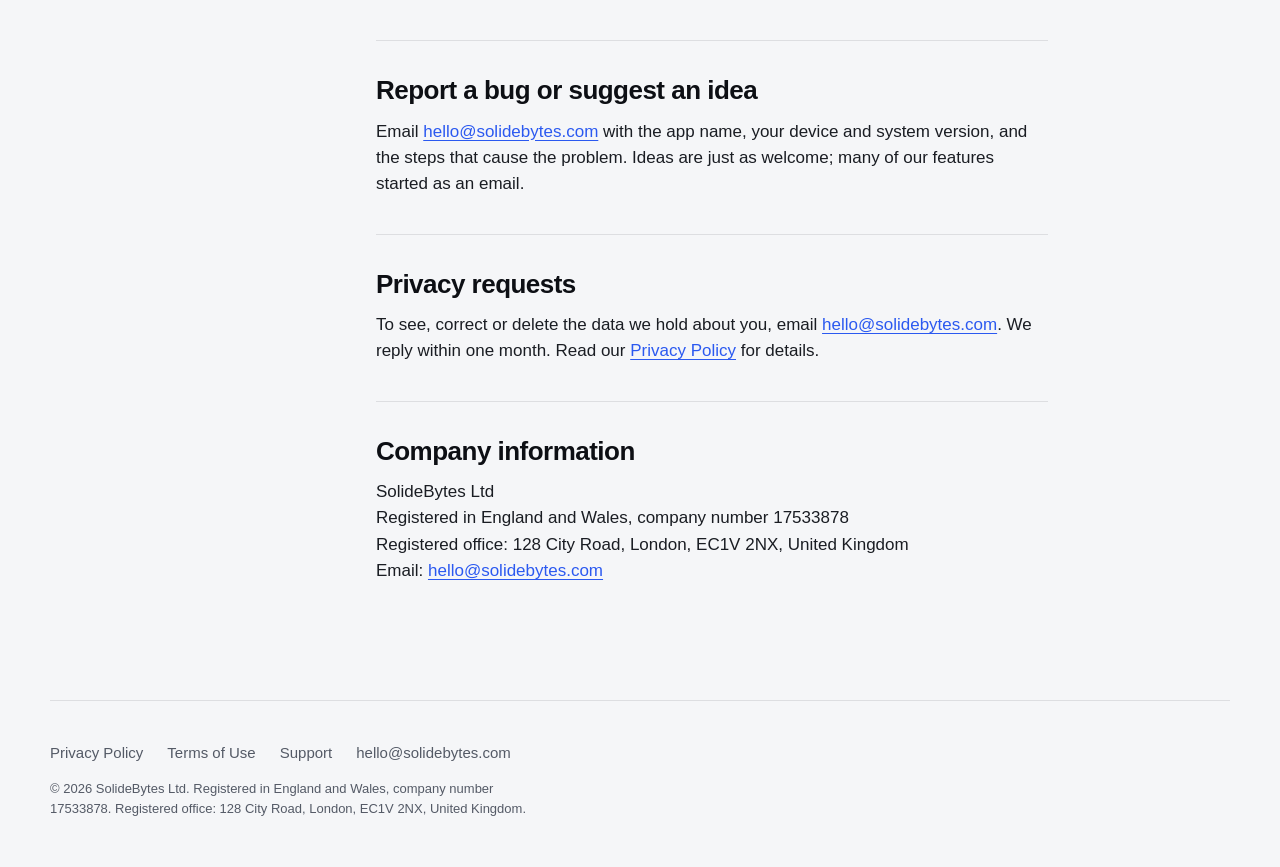
<file: support.html>
<!DOCTYPE html>
<html lang="en">
<head>
  <meta charset="utf-8">
  <meta name="viewport" content="width=device-width, initial-scale=1">
  <title>Support — SolideBytes</title>
  <meta name="description" content="Get help with SolideBytes apps and games: contact, purchases, subscriptions, refunds and account deletion.">
  <meta name="theme-color" content="#F5F6F8" media="(prefers-color-scheme: light)">
  <meta name="theme-color" content="#0B0D12" media="(prefers-color-scheme: dark)">
  <link rel="icon" type="image/svg+xml" href="logo.svg">
  <link rel="apple-touch-icon" href="logo.svg">
  <link rel="stylesheet" href="styles.css">
</head>
<body class="doc-page">
  <a class="skip" href="#main">Skip to content</a>
  <header class="nav" id="top">
    <a class="brand" href="index.html" aria-label="SolideBytes home">
      <svg class="brand-mark" viewBox="0 0 64 64" aria-hidden="true" focusable="false">  <!-- "Bit" — the SolideBytes mascot: a liquid-chrome byte with eyes -->
  <defs>
    <linearGradient id="sbTop" x1="0" y1="0" x2="1" y2="1">
      <stop offset="0" stop-color="#FFFFFF"/>
      <stop offset=".55" stop-color="#DDE2E9"/>
      <stop offset="1" stop-color="#A9B1BC"/>
    </linearGradient>
    <linearGradient id="sbLeft" x1="0" y1="0" x2="0" y2="1">
      <stop offset="0" stop-color="#F2F5F8"/>
      <stop offset=".42" stop-color="#AEB5BF"/>
      <stop offset=".5" stop-color="#3E444D"/>
      <stop offset=".72" stop-color="#7D8590"/>
      <stop offset="1" stop-color="#E4E8ED"/>
    </linearGradient>
    <linearGradient id="sbRight" x1="0" y1="0" x2="0" y2="1">
      <stop offset="0" stop-color="#C7CDD5"/>
      <stop offset=".38" stop-color="#7A818C"/>
      <stop offset=".46" stop-color="#22262C"/>
      <stop offset=".7" stop-color="#4F5660"/>
      <stop offset="1" stop-color="#A3AAB4"/>
    </linearGradient>
    <radialGradient id="sbShadow" cx=".5" cy=".5" r=".5">
      <stop offset="0" stop-color="#000" stop-opacity=".35"/>
      <stop offset="1" stop-color="#000" stop-opacity="0"/>
    </radialGradient>
  </defs>
  <ellipse cx="32" cy="60" rx="20" ry="3.2" fill="url(#sbShadow)"/>
  <g stroke-linejoin="round" stroke-width="2.4">
    <path d="M32 5 L56 19 L32 33 L8 19 Z" fill="url(#sbTop)" stroke="url(#sbTop)"/>
    <path d="M8 19 L32 33 L32 58 L8 44 Z" fill="url(#sbLeft)" stroke="url(#sbLeft)"/>
    <path d="M32 33 L56 19 L56 44 L32 58 Z" fill="url(#sbRight)" stroke="url(#sbRight)"/>
  </g>
  <!-- rim light along the edges -->
  <path d="M8 19 L32 33 L56 19 M32 33 L32 58" fill="none" stroke="#fff" stroke-opacity=".85" stroke-width="1" stroke-linecap="round"/>
  <clipPath id="sbTopClip"><path d="M32 5 L56 19 L32 33 L8 19 Z"/></clipPath>
  <ellipse cx="28" cy="15" rx="8" ry="2.4" fill="#fff" opacity=".8" transform="rotate(30 28 15)" clip-path="url(#sbTopClip)"/>
  <!-- eyes -->
  <g class="sb-eyes">
    <g transform="translate(24 40) skewY(30)">
      <ellipse rx="3.1" ry="4.4" fill="#0D0F14"/>
      <circle cx="1" cy="-1.8" r="1.2" fill="#fff"/>
    </g>
    <g transform="translate(40 40) skewY(-30)">
      <ellipse rx="3.1" ry="4.4" fill="#0D0F14"/>
      <circle cx="1" cy="-1.8" r="1.2" fill="#fff"/>
    </g>
  </g>
</svg>
      <span class="brand-name">solide<b>bytes</b></span>
    </a>
    <nav aria-label="Main">
      <ul>
        <li><a href="index.html#work">Work</a></li>
        <li><a href="support.html" aria-current="page">Support</a></li>
      </ul>
    </nav>
    <a class="btn btn-small" href="mailto:hello@solidebytes.com">Contact Us</a>
  </header>

  <main id="main" class="doc">
    <header class="doc-head">
      <p class="eyebrow">Last updated 18 November 2026</p>
      <h1>How can we help?</h1>
      <p class="lede">Answers to the common questions, and a direct line to the people who made the app.</p>
    </header>
    <div class="doc-body">
      <nav class="doc-toc" aria-label="On this page"><p>On this page</p><ol><li><a href="#restore">Restore purchases</a></li><li><a href="#cancel">Cancel a subscription</a></li><li><a href="#refunds">Refunds</a></li><li><a href="#delete-account">Delete your account</a></li><li><a href="#bugs">Report a bug or suggest an idea</a></li><li><a href="#privacy-requests">Privacy requests</a></li><li><a href="#company">Company information</a></li></ol></nav>
      <article class="doc-text">

<section id="contact" class="support-card">
  <h2>Contact support</h2>
  <p>Email us and a real person from the studio will reply within two working days.</p>
  <a class="btn" href="mailto:hello@solidebytes.com?subject=Support">hello@solidebytes.com</a>
  <p class="small">Please tell us the app name, your device (for example iPhone 16 or Pixel 9), its system version, and what happened. A screenshot helps.</p>
</section>
<section id="restore"><h2>Restore purchases</h2>

<p>Open the app, go to <b>Settings</b> and tap <b>Restore Purchases</b>. Make sure you’re signed in to the same Apple Account or Google account you used to buy.</p>
</section>
<section id="cancel"><h2>Cancel a subscription</h2>

<p><b>iPhone or iPad:</b> open <b>Settings</b>, tap your name, then <b>Subscriptions</b>, choose the app and tap <b>Cancel Subscription</b>.</p>
<p><b>Android:</b> open <a href="https://play.google.com/store/account/subscriptions">Google Play subscriptions</a>, choose the app and tap <b>Cancel subscription</b>.</p>
<p>Deleting the app doesn’t cancel a subscription. You keep access until the end of the period you’ve paid for.</p>
</section>
<section id="refunds"><h2>Refunds</h2>

<p>Apple and Google handle all payments, so refunds are requested from them:</p>
<ul>
  <li><b>App Store:</b> <a href="https://reportaproblem.apple.com">reportaproblem.apple.com</a></li>
  <li><b>Google Play:</b> <a href="https://support.google.com/googleplay/answer/2479637">Google Play refund help</a></li>
</ul>
<p>If something you bought didn’t arrive or doesn’t work, email us too and we’ll sort it out.</p>
</section>
<section id="delete-account"><h2>Delete your account</h2>

<p>In any app with accounts, go to <b>Settings → Account → Delete Account</b>. Your account and its data are permanently deleted within 30 days.</p>
<p>If you no longer have the app, email <a href="mailto:hello@solidebytes.com?subject=Delete%20my%20account">hello@solidebytes.com</a> from the address linked to your account, tell us which app, and we’ll delete it for you. Purchase records we must keep for tax are kept as described in our <a href="privacy.html#retention">Privacy Policy</a>.</p>
<p>Deleting your account doesn’t cancel a subscription; please <a href="#cancel">cancel it</a> first.</p>
</section>
<section id="bugs"><h2>Report a bug or suggest an idea</h2>

<p>Email <a href="mailto:hello@solidebytes.com?subject=Bug%20report">hello@solidebytes.com</a> with the app name, your device and system version, and the steps that cause the problem. Ideas are just as welcome; many of our features started as an email.</p>
</section>
<section id="privacy-requests"><h2>Privacy requests</h2>

<p>To see, correct or delete the data we hold about you, email <a href="mailto:hello@solidebytes.com?subject=Privacy%20request">hello@solidebytes.com</a>. We reply within one month. Read our <a href="privacy.html">Privacy Policy</a> for details.</p>
</section>
<section id="company"><h2>Company information</h2>

<p>SolideBytes Ltd<br>Registered in England and Wales, company number 17533878<br>Registered office: 128 City Road, London, EC1V 2NX, United Kingdom<br>Email: <a href="mailto:hello@solidebytes.com">hello@solidebytes.com</a></p>
</section>

      </article>
    </div>
  </main>

  <footer class="footer footer-legal">
    <nav aria-label="Legal">
      <a href="privacy.html">Privacy Policy</a>
      <a href="terms.html">Terms of Use</a>
      <a href="support.html">Support</a>
      <a href="mailto:hello@solidebytes.com">hello@solidebytes.com</a>
    </nav>
    <p class="company">© <span class="yr">2026</span> SolideBytes Ltd. Registered in England and Wales, company number 17533878. Registered office: 128 City Road, London, EC1V 2NX, United Kingdom.</p>
  </footer>
</body>
</html>
</file>
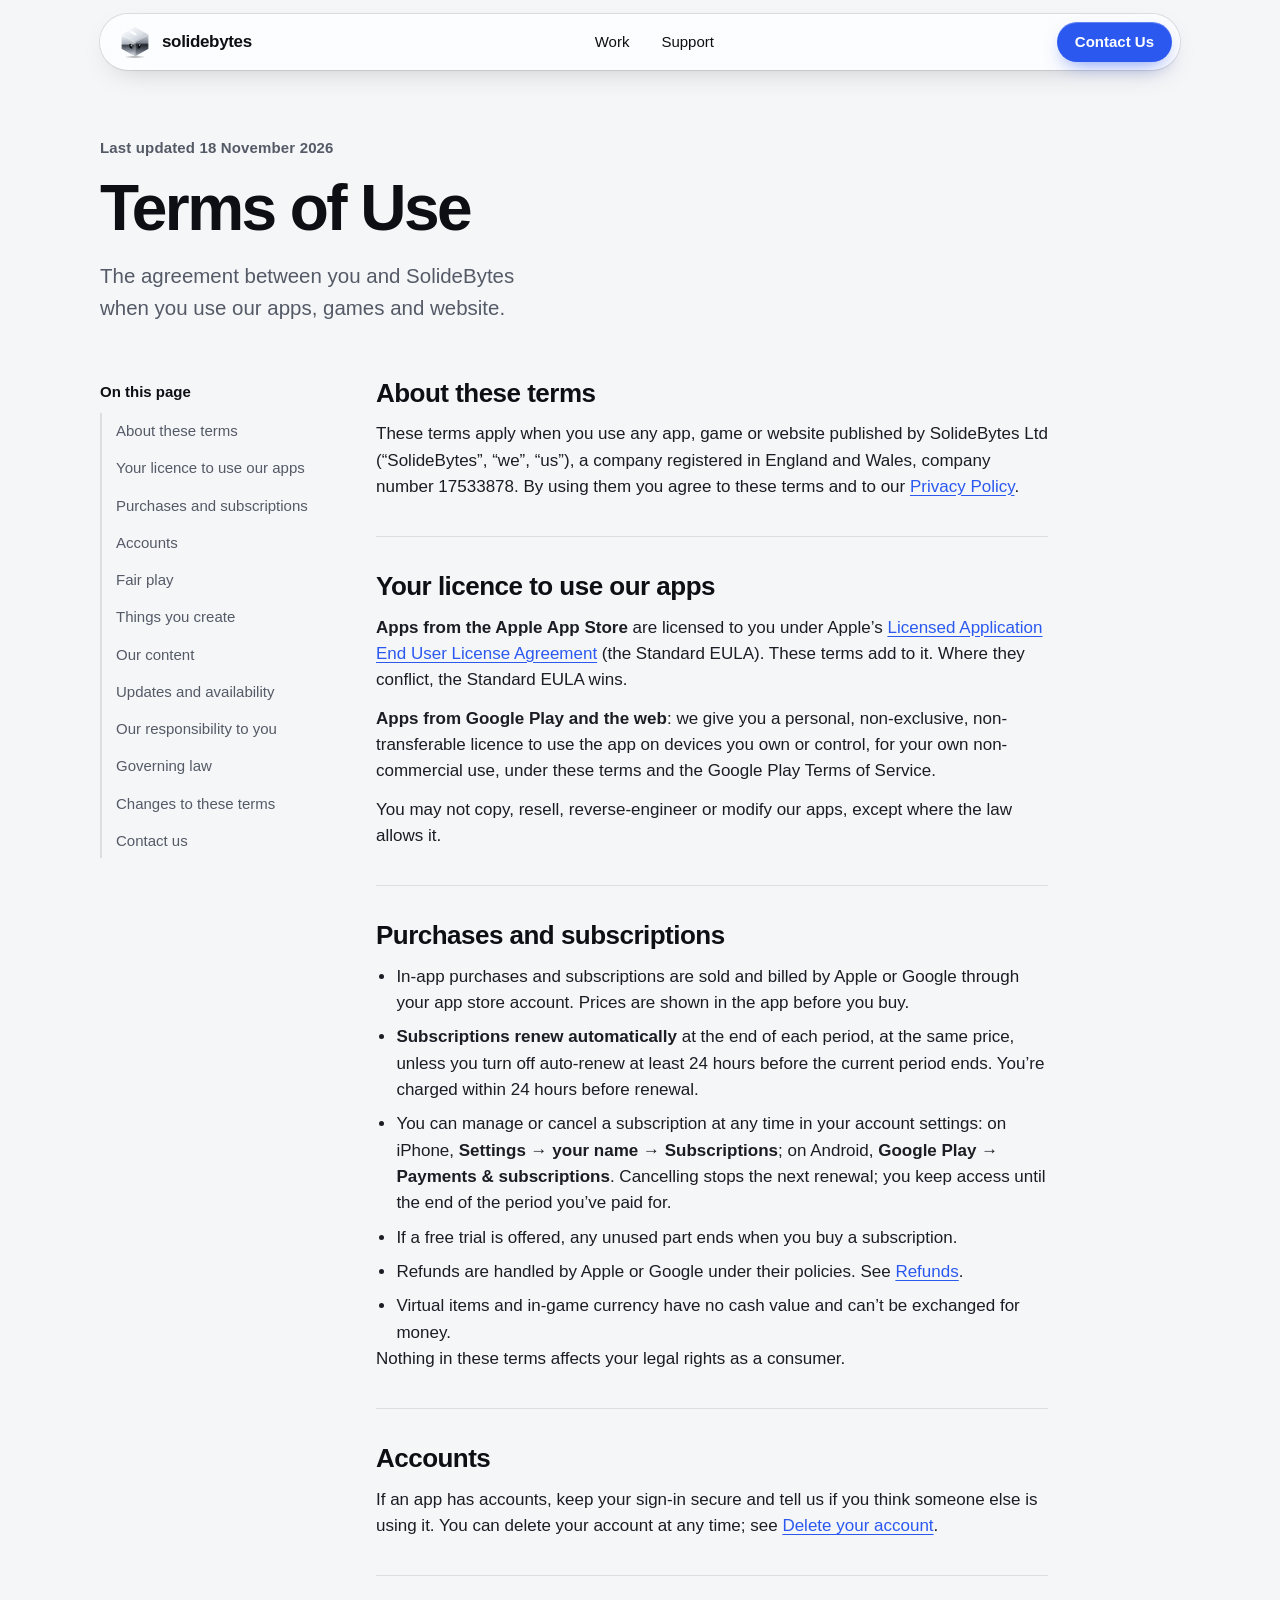
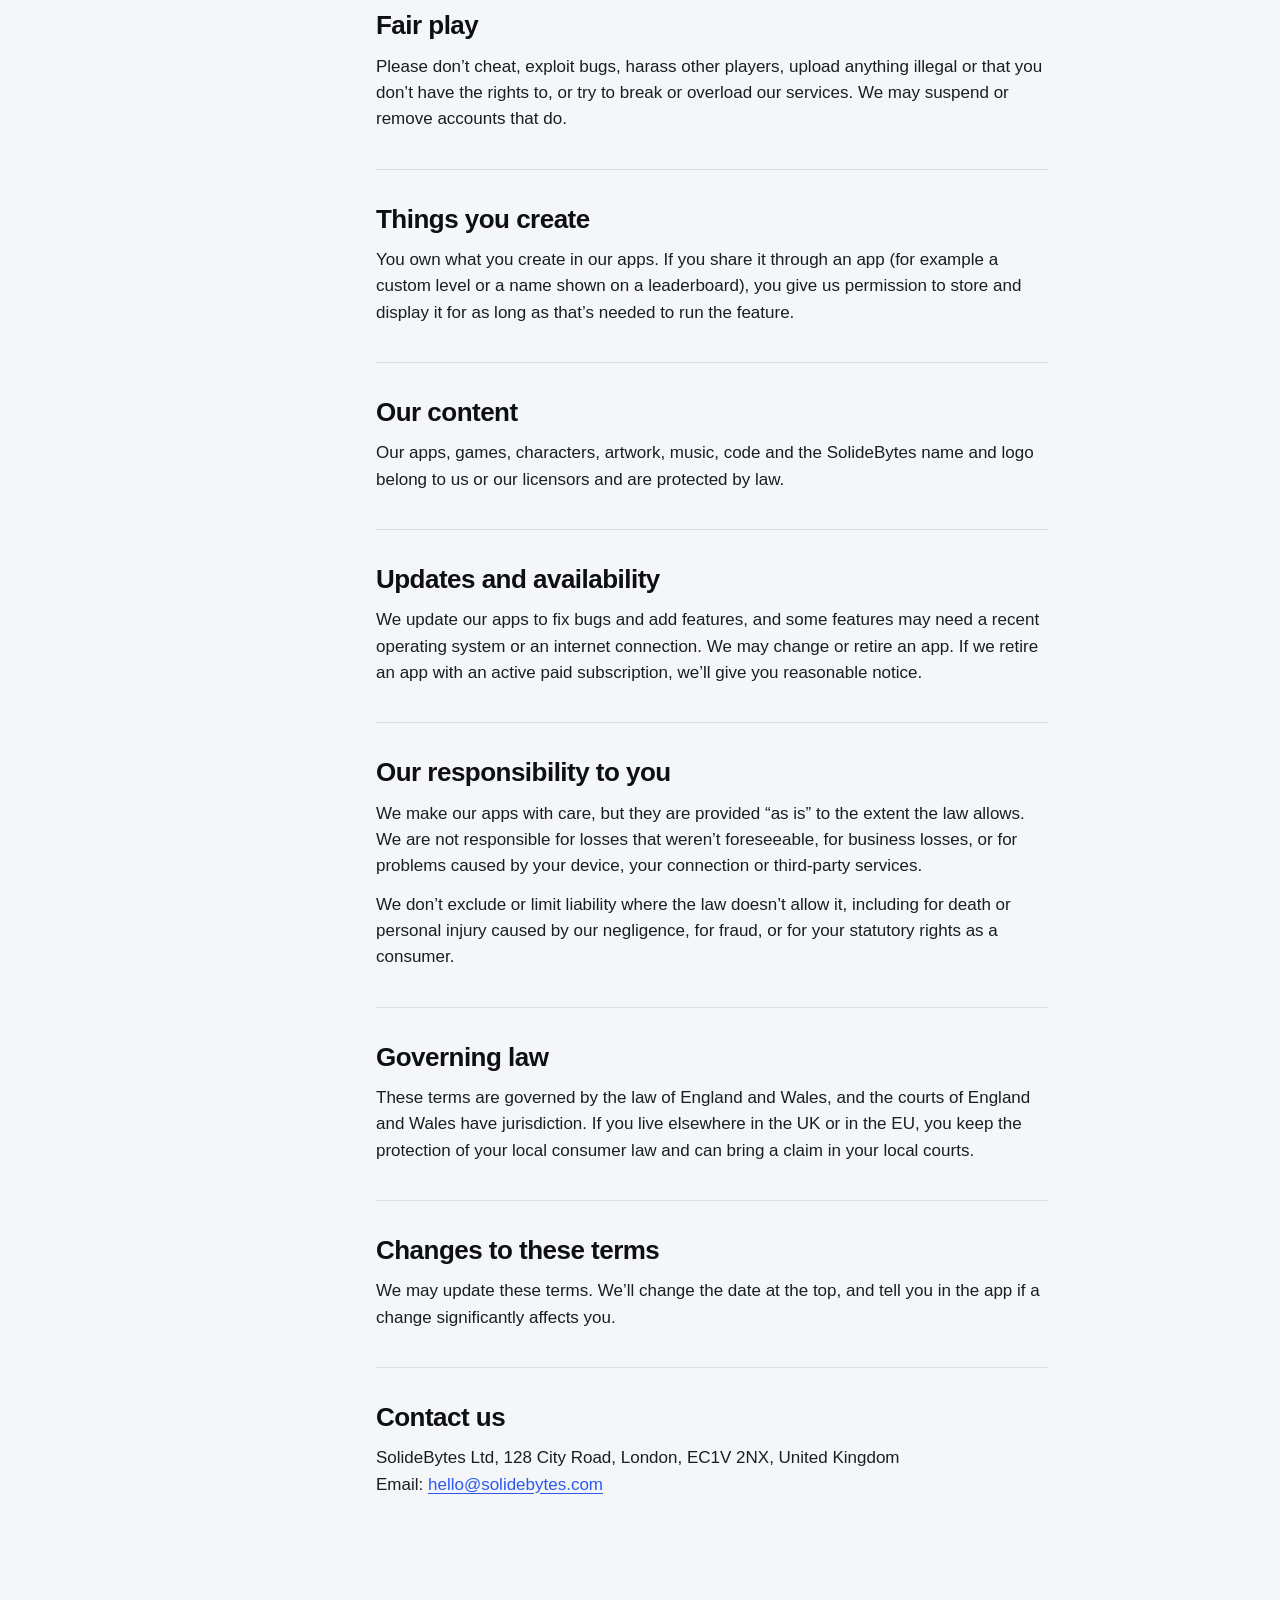
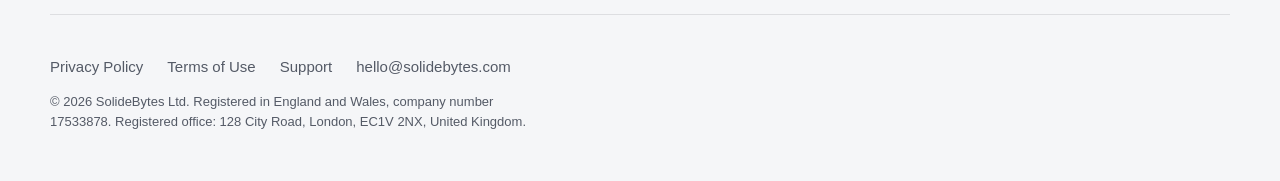
<file: terms.html>
<!DOCTYPE html>
<html lang="en">
<head>
  <meta charset="utf-8">
  <meta name="viewport" content="width=device-width, initial-scale=1">
  <title>Terms of Use — SolideBytes</title>
  <meta name="description" content="Terms of Use for SolideBytes apps, games and website.">
  <meta name="theme-color" content="#F5F6F8" media="(prefers-color-scheme: light)">
  <meta name="theme-color" content="#0B0D12" media="(prefers-color-scheme: dark)">
  <link rel="icon" type="image/svg+xml" href="logo.svg">
  <link rel="apple-touch-icon" href="logo.svg">
  <link rel="stylesheet" href="styles.css">
</head>
<body class="doc-page">
  <a class="skip" href="#main">Skip to content</a>
  <header class="nav" id="top">
    <a class="brand" href="index.html" aria-label="SolideBytes home">
      <svg class="brand-mark" viewBox="0 0 64 64" aria-hidden="true" focusable="false">  <!-- "Bit" — the SolideBytes mascot: a liquid-chrome byte with eyes -->
  <defs>
    <linearGradient id="sbTop" x1="0" y1="0" x2="1" y2="1">
      <stop offset="0" stop-color="#FFFFFF"/>
      <stop offset=".55" stop-color="#DDE2E9"/>
      <stop offset="1" stop-color="#A9B1BC"/>
    </linearGradient>
    <linearGradient id="sbLeft" x1="0" y1="0" x2="0" y2="1">
      <stop offset="0" stop-color="#F2F5F8"/>
      <stop offset=".42" stop-color="#AEB5BF"/>
      <stop offset=".5" stop-color="#3E444D"/>
      <stop offset=".72" stop-color="#7D8590"/>
      <stop offset="1" stop-color="#E4E8ED"/>
    </linearGradient>
    <linearGradient id="sbRight" x1="0" y1="0" x2="0" y2="1">
      <stop offset="0" stop-color="#C7CDD5"/>
      <stop offset=".38" stop-color="#7A818C"/>
      <stop offset=".46" stop-color="#22262C"/>
      <stop offset=".7" stop-color="#4F5660"/>
      <stop offset="1" stop-color="#A3AAB4"/>
    </linearGradient>
    <radialGradient id="sbShadow" cx=".5" cy=".5" r=".5">
      <stop offset="0" stop-color="#000" stop-opacity=".35"/>
      <stop offset="1" stop-color="#000" stop-opacity="0"/>
    </radialGradient>
  </defs>
  <ellipse cx="32" cy="60" rx="20" ry="3.2" fill="url(#sbShadow)"/>
  <g stroke-linejoin="round" stroke-width="2.4">
    <path d="M32 5 L56 19 L32 33 L8 19 Z" fill="url(#sbTop)" stroke="url(#sbTop)"/>
    <path d="M8 19 L32 33 L32 58 L8 44 Z" fill="url(#sbLeft)" stroke="url(#sbLeft)"/>
    <path d="M32 33 L56 19 L56 44 L32 58 Z" fill="url(#sbRight)" stroke="url(#sbRight)"/>
  </g>
  <!-- rim light along the edges -->
  <path d="M8 19 L32 33 L56 19 M32 33 L32 58" fill="none" stroke="#fff" stroke-opacity=".85" stroke-width="1" stroke-linecap="round"/>
  <clipPath id="sbTopClip"><path d="M32 5 L56 19 L32 33 L8 19 Z"/></clipPath>
  <ellipse cx="28" cy="15" rx="8" ry="2.4" fill="#fff" opacity=".8" transform="rotate(30 28 15)" clip-path="url(#sbTopClip)"/>
  <!-- eyes -->
  <g class="sb-eyes">
    <g transform="translate(24 40) skewY(30)">
      <ellipse rx="3.1" ry="4.4" fill="#0D0F14"/>
      <circle cx="1" cy="-1.8" r="1.2" fill="#fff"/>
    </g>
    <g transform="translate(40 40) skewY(-30)">
      <ellipse rx="3.1" ry="4.4" fill="#0D0F14"/>
      <circle cx="1" cy="-1.8" r="1.2" fill="#fff"/>
    </g>
  </g>
</svg>
      <span class="brand-name">solide<b>bytes</b></span>
    </a>
    <nav aria-label="Main">
      <ul>
        <li><a href="index.html#work">Work</a></li>
        <li><a href="support.html">Support</a></li>
      </ul>
    </nav>
    <a class="btn btn-small" href="mailto:hello@solidebytes.com">Contact Us</a>
  </header>

  <main id="main" class="doc">
    <header class="doc-head">
      <p class="eyebrow">Last updated 18 November 2026</p>
      <h1>Terms of Use</h1>
      <p class="lede">The agreement between you and SolideBytes when you use our apps, games and website.</p>
    </header>
    <div class="doc-body">
      <nav class="doc-toc" aria-label="On this page"><p>On this page</p><ol><li><a href="#about">About these terms</a></li><li><a href="#licence">Your licence to use our apps</a></li><li><a href="#purchases">Purchases and subscriptions</a></li><li><a href="#accounts">Accounts</a></li><li><a href="#conduct">Fair play</a></li><li><a href="#your-content">Things you create</a></li><li><a href="#ip">Our content</a></li><li><a href="#availability">Updates and availability</a></li><li><a href="#liability">Our responsibility to you</a></li><li><a href="#law">Governing law</a></li><li><a href="#changes">Changes to these terms</a></li><li><a href="#contact">Contact us</a></li></ol></nav>
      <article class="doc-text">
<section id="about"><h2>About these terms</h2>

<p>These terms apply when you use any app, game or website published by SolideBytes Ltd (“SolideBytes”, “we”, “us”), a company registered in England and Wales, company number 17533878. By using them you agree to these terms and to our <a href="privacy.html">Privacy Policy</a>.</p>
</section>
<section id="licence"><h2>Your licence to use our apps</h2>

<p><b>Apps from the Apple App Store</b> are licensed to you under Apple’s <a href="https://www.apple.com/legal/internet-services/itunes/dev/stdeula/">Licensed Application End User License Agreement</a> (the Standard EULA). These terms add to it. Where they conflict, the Standard EULA wins.</p>
<p><b>Apps from Google Play and the web</b>: we give you a personal, non-exclusive, non-transferable licence to use the app on devices you own or control, for your own non-commercial use, under these terms and the Google Play Terms of Service.</p>
<p>You may not copy, resell, reverse-engineer or modify our apps, except where the law allows it.</p>
</section>
<section id="purchases"><h2>Purchases and subscriptions</h2>

<ul>
  <li>In-app purchases and subscriptions are sold and billed by Apple or Google through your app store account. Prices are shown in the app before you buy.</li>
  <li><b>Subscriptions renew automatically</b> at the end of each period, at the same price, unless you turn off auto-renew at least 24 hours before the current period ends. You’re charged within 24 hours before renewal.</li>
  <li>You can manage or cancel a subscription at any time in your account settings: on iPhone, <b>Settings → your name → Subscriptions</b>; on Android, <b>Google Play → Payments &amp; subscriptions</b>. Cancelling stops the next renewal; you keep access until the end of the period you’ve paid for.</li>
  <li>If a free trial is offered, any unused part ends when you buy a subscription.</li>
  <li>Refunds are handled by Apple or Google under their policies. See <a href="support.html#refunds">Refunds</a>.</li>
  <li>Virtual items and in-game currency have no cash value and can’t be exchanged for money.</li>
</ul>
<p>Nothing in these terms affects your legal rights as a consumer.</p>
</section>
<section id="accounts"><h2>Accounts</h2>

<p>If an app has accounts, keep your sign-in secure and tell us if you think someone else is using it. You can delete your account at any time; see <a href="support.html#delete-account">Delete your account</a>.</p>
</section>
<section id="conduct"><h2>Fair play</h2>

<p>Please don’t cheat, exploit bugs, harass other players, upload anything illegal or that you don’t have the rights to, or try to break or overload our services. We may suspend or remove accounts that do.</p>
</section>
<section id="your-content"><h2>Things you create</h2>

<p>You own what you create in our apps. If you share it through an app (for example a custom level or a name shown on a leaderboard), you give us permission to store and display it for as long as that’s needed to run the feature.</p>
</section>
<section id="ip"><h2>Our content</h2>

<p>Our apps, games, characters, artwork, music, code and the SolideBytes name and logo belong to us or our licensors and are protected by law.</p>
</section>
<section id="availability"><h2>Updates and availability</h2>

<p>We update our apps to fix bugs and add features, and some features may need a recent operating system or an internet connection. We may change or retire an app. If we retire an app with an active paid subscription, we’ll give you reasonable notice.</p>
</section>
<section id="liability"><h2>Our responsibility to you</h2>

<p>We make our apps with care, but they are provided “as is” to the extent the law allows. We are not responsible for losses that weren’t foreseeable, for business losses, or for problems caused by your device, your connection or third-party services.</p>
<p>We don’t exclude or limit liability where the law doesn’t allow it, including for death or personal injury caused by our negligence, for fraud, or for your statutory rights as a consumer.</p>
</section>
<section id="law"><h2>Governing law</h2>

<p>These terms are governed by the law of England and Wales, and the courts of England and Wales have jurisdiction. If you live elsewhere in the UK or in the EU, you keep the protection of your local consumer law and can bring a claim in your local courts.</p>
</section>
<section id="changes"><h2>Changes to these terms</h2>

<p>We may update these terms. We’ll change the date at the top, and tell you in the app if a change significantly affects you.</p>
</section>
<section id="contact"><h2>Contact us</h2>

<p>SolideBytes Ltd, 128 City Road, London, EC1V 2NX, United Kingdom<br>Email: <a href="mailto:hello@solidebytes.com">hello@solidebytes.com</a></p>
</section>

      </article>
    </div>
  </main>

  <footer class="footer footer-legal">
    <nav aria-label="Legal">
      <a href="privacy.html">Privacy Policy</a>
      <a href="terms.html">Terms of Use</a>
      <a href="support.html">Support</a>
      <a href="mailto:hello@solidebytes.com">hello@solidebytes.com</a>
    </nav>
    <p class="company">© <span class="yr">2026</span> SolideBytes Ltd. Registered in England and Wales, company number 17533878. Registered office: 128 City Road, London, EC1V 2NX, United Kingdom.</p>
  </footer>
</body>
</html>
</file>
<file: styles.css>
/* ==========================================================================
   SolideBytes — studio portfolio
   Tokens first, then layout by section. Light + dark follow the system.
   ========================================================================== */

:root {
  /* Surfaces & content */
  --bg: #F5F6F8;
  --surface: #FFFFFF;
  --text: #0D0F14;
  --muted: #545A66;          /* 6.4:1 on --bg */
  --line: rgba(13, 15, 20, .10);

  /* Accent (buttons, links) */
  --accent: #2B59F0;          /* white text 5.5:1 */
  --accent-text: #2B59F0;     /* 5.1:1 on --bg */

  /* Byte palette — the "solid" blocks */
  --b1: #2B59F0;
  --b2: #FFB020;
  --b3: #1F9E6A;
  --b4: #E5484D;
  --b5: #7B5CFA;

  /* Type */
  --font: -apple-system, BlinkMacSystemFont, "SF Pro Display", "SF Pro Text", "Inter", "Segoe UI", Roboto, "Helvetica Neue", Arial, sans-serif;
  --mono: ui-monospace, "SF Mono", SFMono-Regular, Menlo, Consolas, "Liberation Mono", monospace;

  /* Shape & motion */
  --r-lg: 28px;
  --r-md: 18px;
  --spring: cubic-bezier(.34, 1.4, .64, 1);
  --ease: cubic-bezier(.22, .61, .36, 1);
  --shadow: 0 1px 2px rgba(13,15,20,.06), 0 12px 40px -12px rgba(13,15,20,.18);

  --tint: #2B59F0; /* set by the work slider */
  color-scheme: light dark;
}

@media (prefers-color-scheme: dark) {
  :root {
    --bg: #0B0D12;
    --surface: #151821;
    --text: #F3F4F7;
    --muted: #A3A9B6;          /* 8.2:1 */
    --line: rgba(243, 244, 247, .12);
    --accent: #3D66F5;
    --accent-text: #7C97FF;   /* 7.1:1 */
    --shadow: 0 1px 2px rgba(0,0,0,.4), 0 16px 48px -16px rgba(0,0,0,.7);
  }
}

@media (prefers-contrast: more) {
  :root { --muted: var(--text); --line: currentColor; }
}

/* ---------- Base ---------- */
*, *::before, *::after { box-sizing: border-box; }
html { scroll-behavior: smooth; -webkit-text-size-adjust: 100%; }
body {
  margin: 0;
  background: var(--bg);
  color: var(--text);
  font: 400 1.0625rem/1.55 var(--font);   /* 17px body */
  -webkit-font-smoothing: antialiased;
  text-rendering: optimizeLegibility;
  overflow-x: hidden;
}
h1, h2, h3 { margin: 0; letter-spacing: -0.025em; line-height: 1.05; font-weight: 700; }
h2 { font-size: clamp(2rem, 4.6vw, 3.5rem); }
p { margin: 0; }
a { color: var(--accent-text); text-underline-offset: .2em; }
img, svg { display: block; }
button { font: inherit; color: inherit; }

:focus-visible { outline: 3px solid var(--accent-text); outline-offset: 3px; border-radius: 8px; }

.skip {
  position: fixed; left: 16px; top: -60px; z-index: 100;
  background: var(--text); color: var(--bg); padding: 10px 16px; border-radius: 12px;
  text-decoration: none; transition: top .2s var(--ease);
}
.skip:focus { top: 16px; }

.eyebrow {
  font-size: .9375rem; font-weight: 600; color: var(--muted);
  letter-spacing: .01em; margin-bottom: 16px;
}
.lede { font-size: clamp(1.0625rem, 1.6vw, 1.3125rem); color: var(--muted); max-width: 38ch; }

/* ---------- Buttons ---------- */
.btn {
  display: inline-flex; align-items: center; justify-content: center; gap: 8px;
  min-height: 48px; padding: 0 24px; border-radius: 999px;
  background: var(--accent); color: #fff; text-decoration: none;
  font-weight: 600; font-size: 1.0625rem; border: 0; cursor: pointer;
  box-shadow: 0 1px 0 rgba(255,255,255,.25) inset, 0 8px 20px -8px color-mix(in srgb, var(--accent) 70%, transparent);
  transition: transform .25s var(--spring), filter .2s;
}
.btn:hover { filter: brightness(1.08); transform: translateY(-1px); }
.btn:active { transform: translateY(1px) scale(.98); }
.btn-ghost {
  background: transparent; color: var(--text); box-shadow: inset 0 0 0 1.5px var(--line);
}
.btn-ghost:hover { box-shadow: inset 0 0 0 1.5px var(--text); filter: none; }
.btn-small { min-height: 40px; padding: 0 18px; font-size: .9375rem; }
.btn-big { min-height: 60px; padding: 0 32px; font-size: clamp(1.0625rem, 2.4vw, 1.375rem); }

/* ---------- Navigation (floating, the only blurred layer) ---------- */
.nav {
  position: fixed; z-index: 50; top: 14px; left: 50%; transform: translateX(-50%);
  width: min(1080px, calc(100% - 24px));
  display: flex; align-items: center; justify-content: space-between; gap: 16px;
  padding: 8px 8px 8px 18px; border-radius: 999px;
  background: color-mix(in srgb, var(--surface) 72%, transparent);
  backdrop-filter: saturate(1.8) blur(20px); -webkit-backdrop-filter: saturate(1.8) blur(20px);
  box-shadow: 0 0 0 1px var(--line), 0 10px 30px -14px rgba(0,0,0,.25);
}
@media (prefers-reduced-transparency: reduce) { .nav { background: var(--surface); backdrop-filter: none; } }
.brand { display: flex; align-items: center; gap: 10px; color: var(--text); text-decoration: none; }
.brand-name { font-weight: 600; font-size: 1.0625rem; letter-spacing: -0.02em; }
.brand-name b { font-weight: 800; }
.brand-mark { width: 34px; height: 34px; overflow: visible; transition: transform .45s var(--spring); }
.brand:hover .brand-mark { transform: translateY(-3px) rotate(-6deg); }
.sb-eyes { transform-box: fill-box; transform-origin: center; animation: sb-blink 5s infinite; }
@keyframes sb-blink { 0%, 92%, 100% { transform: scaleY(1); } 95% { transform: scaleY(.1); } }
.nav ul { display: flex; gap: 4px; list-style: none; margin: 0; padding: 0; }
.nav ul a {
  display: inline-flex; align-items: center; min-height: 40px; padding: 0 14px; border-radius: 999px;
  color: var(--text); text-decoration: none; font-size: .9375rem; font-weight: 500;
}
.nav ul a:hover { background: var(--line); }
@media (max-width: 720px) { .nav nav { display: none; } }

/* ---------- Hero ---------- */
.hero {
  min-height: 100svh;
  display: flex; flex-direction: column; align-items: center; justify-content: center;
  text-align: center; padding: 120px 24px 80px;
}
.hero h1 { font-size: clamp(2.5rem, 7vw, 5.75rem); letter-spacing: -0.045em; line-height: 1; text-wrap: balance; }
@media (min-width: 700px) { .hero-alt { white-space: nowrap; } }
.hero-alt { color: var(--muted); }
.hero .lede { margin: 24px auto 0; text-align: center; }
.hero-actions { display: flex; flex-wrap: wrap; gap: 12px; justify-content: center; margin-top: 40px; }

/* The byte — the signature */
.byte-wrap { margin-top: 56px; display: flex; flex-direction: column; align-items: center; gap: 14px; }
.byte { display: flex; gap: clamp(6px, 1.2vw, 12px); perspective: 800px; }
.bit {
  --c: var(--b1);
  position: relative; width: clamp(34px, 7vw, 64px); aspect-ratio: 1;
  border: 0; padding: 0; cursor: pointer; background: none;
  transform-style: preserve-3d;
  transition: transform .55s var(--spring);
}
.bit .face {
  position: absolute; inset: 0; border-radius: 22%;
  display: grid; place-items: center;
  font: 700 clamp(.95rem, 2vw, 1.4rem) var(--mono);
  backface-visibility: hidden; -webkit-backface-visibility: hidden;
}
/* 0 = an empty well */
.bit .zero {
  background: var(--surface);
  box-shadow: inset 0 0 0 1.5px var(--line), inset 0 3px 8px rgba(0,0,0,.06);
  color: var(--muted);
}
/* 1 = a solid, raised block */
.bit .one {
  transform: rotateX(180deg);
  background: linear-gradient(180deg, color-mix(in srgb, var(--c) 85%, #fff), var(--c));
  color: #fff;
  box-shadow: 0 5px 0 color-mix(in srgb, var(--c) 65%, #000), 0 14px 24px -8px color-mix(in srgb, var(--c) 70%, transparent);
  text-shadow: 0 1px 0 rgba(0,0,0,.18);
}
.bit[aria-pressed="true"] { transform: rotateX(180deg) translateY(-4px); }
.bit:hover { transform: translateY(-3px); }
.bit[aria-pressed="true"]:hover { transform: rotateX(180deg) translateY(-7px); }
.bit:nth-child(8n+1){--c:var(--b1)} .bit:nth-child(8n+2){--c:var(--b2)} .bit:nth-child(8n+3){--c:var(--b3)} .bit:nth-child(8n+4){--c:var(--b4)}
.bit:nth-child(8n+5){--c:var(--b5)} .bit:nth-child(8n+6){--c:var(--b1)} .bit:nth-child(8n+7){--c:var(--b2)} .bit:nth-child(8n+8){--c:var(--b3)}
.bit .one { color: #fff; }
.bit:nth-child(2) .one, .bit:nth-child(7) .one { color: #0D0F14; text-shadow: none; } /* amber needs dark text */

.byte-readout { display: flex; align-items: baseline; gap: 14px; font-family: var(--mono); margin-top: 10px; }
.readout-bits { font-size: 1rem; color: var(--muted); letter-spacing: .12em; }
.readout-arrow { color: var(--muted); }
.readout-char {
  font: 800 2.25rem/1 var(--font); min-width: 1.4ch; text-align: left;
  display: inline-block; transition: transform .35s var(--spring);
}
.readout-char.pop { transform: scale(1.25); }
.byte-hint { font-size: .875rem; color: var(--muted); }

/* ---------- Work: pinned horizontal slider ---------- */
.work {
  position: relative;
  height: calc(var(--n) * 100vh);
  background: color-mix(in srgb, var(--tint) 9%, var(--bg));
  transition: background-color .6s var(--ease);
}
.work-sticky {
  position: sticky; top: 0; height: 100vh; overflow: hidden;
  display: flex; flex-direction: column;
}
.work-head {
  display: flex; align-items: flex-end; justify-content: space-between; gap: 16px; flex-wrap: wrap;
  width: min(1180px, 100% - 48px); margin: 0 auto; padding-top: 104px;
}
.work-controls { display: flex; align-items: center; gap: 10px; }
.work-progress { display: flex; gap: 5px; margin-right: 6px; }
.work-progress i {
  width: 10px; height: 10px; border-radius: 3px; background: var(--line);
  transition: background .3s, transform .4s var(--spring);
}
.work-progress i.on { background: var(--tint); transform: translateY(-2px); }
.work-count { font: 500 .9375rem var(--mono); color: var(--muted); min-width: 6ch; text-align: center; }
.round-btn {
  width: 44px; height: 44px; border-radius: 50%; border: 0; cursor: pointer;
  background: var(--surface); box-shadow: 0 0 0 1px var(--line), var(--shadow);
  display: grid; place-items: center; transition: transform .25s var(--spring);
}
.round-btn svg { width: 20px; height: 20px; fill: none; stroke: currentColor; stroke-width: 2.2; stroke-linecap: round; stroke-linejoin: round; }
.round-btn:hover { transform: scale(1.06); }
.round-btn:active { transform: scale(.94); }
.round-btn:disabled { opacity: .35; cursor: default; transform: none; }

.track {
  flex: 1; display: flex; width: calc(var(--n) * 100vw);
  will-change: transform;
}
.slide {
  width: 100vw; flex: 0 0 100vw; height: 100%;
  display: grid; grid-template-columns: 1fr 1fr; align-items: center; gap: 48px;
  padding: 24px max(24px, (100vw - 1180px) / 2) 48px;
}
.slide-text { max-width: 30rem; }
.slide-text h3 { font-size: clamp(2.4rem, 6vw, 5rem); letter-spacing: -0.045em; margin: 14px 0 18px; }
.slide-text > p:not(.tag) { font-size: 1.1875rem; color: var(--muted); }
.slide-text .btn { margin-top: 28px; }
.tag { display: inline-flex; align-items: center; gap: 8px; font-size: .9375rem; font-weight: 600; color: var(--muted); }
.dot { width: 10px; height: 10px; border-radius: 3px; background: var(--b2); }
.dot-app { background: var(--b1); }
.dot-game { background: var(--b4); border-radius: 50%; }
.facts { display: flex; gap: 32px; margin: 28px 0 0; }
.facts dt { font-size: .8125rem; color: var(--muted); }
.facts dd { margin: 2px 0 0; font-weight: 600; }

.slide-device { display: grid; place-items: center; height: 100%; }

/* Phone frame (drawn in CSS so it scales and themes) */
.phone {
  --w: min(300px, 26vw, 40vh);
  width: var(--w); aspect-ratio: 9 / 19.5;
  padding: calc(var(--w) * .035);
  border-radius: calc(var(--w) * .17);
  background: linear-gradient(145deg, #2a2d35, #0c0d10);
  box-shadow: 0 0 0 1.5px #3b3f48 inset, 0 40px 80px -30px color-mix(in srgb, var(--tint) 60%, #000), 0 20px 40px -20px rgba(0,0,0,.45);
  transform: rotate(var(--rot, 0deg)) translateY(var(--lift, 0px));
  transition: transform .2s linear;
}
.phone-land { --w: min(230px, 19vw, 30vh); width: calc(var(--w) * 2.167); aspect-ratio: 19.5 / 9; }
.screen {
  position: relative; width: 100%; height: 100%; overflow: hidden;
  border-radius: calc(var(--w) * .135);
  font-size: calc(var(--w) * .047);
  container-type: inline-size;
}
.scr-status { display: flex; justify-content: space-between; align-items: center; padding: 6% 9% 0; font-weight: 600; font-size: .9em; }
.island { width: 32%; height: 1.9em; border-radius: 999px; background: #000; }

/* Screen 1: Orbit Notes */
.scr-notes { background: linear-gradient(180deg, #EEF2FF, #fff 60%); color: #0D0F14; padding-bottom: 6%; }
.scr-notes .scr-title, .scr-coach .scr-title { font-size: 1.8em; font-weight: 800; letter-spacing: -.03em; padding: 6% 9% 0; }
.orbit { position: relative; height: 46%; margin: 4% 6%; }
.orbit::before, .orbit::after {
  content: ""; position: absolute; inset: 12% 8%; border-radius: 50%;
  border: 1.5px dashed rgba(43,89,240,.35);
}
.orbit::after { inset: 28% 24%; }
.sun {
  position: absolute; left: 50%; top: 50%; width: 22%; aspect-ratio: 1; translate: -50% -50%;
  display: grid; place-items: center; border-radius: 50%; color: #fff; font-weight: 800;
  background: radial-gradient(circle at 35% 30%, #6f8dff, #2B59F0);
  box-shadow: 0 8px 20px -6px rgba(43,89,240,.6);
}
.planet {
  position: absolute; padding: .35em .8em; border-radius: 999px; font-weight: 700; font-size: .85em;
  background: #fff; box-shadow: 0 4px 12px -4px rgba(0,0,0,.25);
  animation: float 6s ease-in-out infinite;
}
.p1 { left: 4%; top: 10%; color: #E5484D; }
.p2 { right: 2%; top: 22%; color: #1F9E6A; animation-delay: -1.5s; }
.p3 { left: 10%; bottom: 8%; color: #7B5CFA; animation-delay: -3s; }
.p4 { right: 8%; bottom: 2%; color: #B06A00; animation-delay: -4.5s; }
@keyframes float { 50% { transform: translateY(-8%); } }
.note-card {
  margin: 3% 6% 0; padding: 4.5% 6%; border-radius: 1.1em; background: #fff;
  box-shadow: 0 2px 10px -4px rgba(0,0,0,.2); display: grid; gap: .2em;
}
.note-card b { font-size: .8em; color: #2B59F0; }
.note-card span { font-weight: 600; }

/* Screen 2: Pixel Tides (landscape, content counter-rotated) */
.scr-tides {
  background: linear-gradient(180deg, #FFCF8A 0%, #FF9F6B 45%, #FF7A59 60%);
  image-rendering: pixelated;
}
.scr-tides > * { position: absolute; }

.px-sun { width: 14%; aspect-ratio: 1; left: 62%; top: 16%; background: #FFF3C4;
  clip-path: polygon(25% 0,75% 0,75% 12.5%,87.5% 12.5%,87.5% 25%,100% 25%,100% 75%,87.5% 75%,87.5% 87.5%,75% 87.5%,75% 100%,25% 100%,25% 87.5%,12.5% 87.5%,12.5% 75%,0 75%,0 25%,12.5% 25%,12.5% 12.5%,25% 12.5%); }
.px-cloud { height: 6%; background: #FFF7E8; box-shadow: 1.2em -.6em 0 #FFF7E8; }
.c1 { width: 12%; left: 12%; top: 18%; animation: drift 14s linear infinite; }
.c2 { width: 9%; left: 40%; top: 30%; animation: drift 20s linear infinite reverse; opacity: .8; }
@keyframes drift { 50% { transform: translateX(60%); } }
.px-sea {
  left: 0; right: 0; bottom: 0; height: 40%;
  background:
    repeating-linear-gradient(90deg, transparent 0 6%, rgba(255,255,255,.35) 6% 9%, transparent 9% 15%) 0 18% / 100% 6% no-repeat,
    repeating-linear-gradient(90deg, transparent 0 4%, rgba(255,255,255,.25) 4% 7%, transparent 7% 12%) 30% 55% / 100% 5% no-repeat,
    linear-gradient(180deg, #2E7CF6, #1B4FC4);
  animation: waves 3s steps(6) infinite;
}
@keyframes waves { to { background-position: 15% 18%, 42% 55%, 0 0; } }
.px-island { left: 70%; bottom: 36%; width: 22%; height: 9%; background: #E2B15E; border-radius: 40% 40% 0 0; z-index: 1; box-shadow: 0 -.6em 0 -.25em #2F9E5B; }
.px-boat { left: 22%; bottom: 33%; width: 14%; height: 22%; z-index: 2; animation: bob 2.4s ease-in-out infinite; }
.px-boat::before { content: ""; position: absolute; left: 0; right: 0; bottom: 0; height: 40%; background: #6B3A1E; clip-path: polygon(0 0, 100% 0, 82% 100%, 18% 100%); }
.px-boat i { position: absolute; left: 30%; bottom: 40%; width: 50%; height: 60%; background: #FFF7E8; clip-path: polygon(0 0, 100% 100%, 0 100%); }
@keyframes bob { 50% { transform: translateY(14%) rotate(-3deg); } }
.hud { left: 4%; top: 8%; padding: .3em .7em; background: rgba(13,15,20,.55); color: #fff; font: 700 .9em var(--mono); border-radius: .4em; }

/* Screen 3: Pocket Coach */
.scr-coach { background: #0F1A15; color: #E9F5EE; }
.scr-kicker { padding: 10% 9% 0; color: #7FD6A8; font-weight: 600; font-size: .9em; }
.scr-coach .scr-title { padding-top: 1%; color: #fff; }
.bars { display: flex; align-items: flex-end; gap: 4%; height: 38%; margin: 8% 9% 0; }
.bars i { flex: 1; height: max(var(--h), 6%); border-radius: .5em; background: #1F9E6A; }
.bars i[style*="--h:0%"] { background: rgba(255,255,255,.1); }
.bars i.today { background: repeating-linear-gradient(45deg, #1F9E6A 0 4px, #2BC488 4px 8px); }
.bars-lbl { display: flex; justify-content: space-between; margin: 3% 9% 0; color: #7FA391; font-size: .8em; font-weight: 600; }
.bars-lbl span { flex: 1; text-align: center; }
.coach-cta { margin: 10% 9% 0; padding: 5% 0; text-align: center; border-radius: 999px; background: #2BC488; color: #062616; font-weight: 800; }

/* Screen 4: Block Party */
.scr-blocks { background: radial-gradient(120% 80% at 50% 0%, #2B1F5C, #120C2A); color: #fff; }
.score { display: flex; justify-content: space-between; padding: 8% 9% 0; font: 700 .85em var(--mono); color: #C9BFFF; }
.grid {
  display: grid; grid-template-columns: repeat(6, 1fr); gap: 3%;
  margin: 6% 9% 0; aspect-ratio: 6 / 9;
}
.grid span { border-radius: 22%; aspect-ratio: 1; transition: transform .4s var(--spring), opacity .3s; }
.grid span.fill { box-shadow: inset 0 -.25em 0 rgba(0,0,0,.25), inset 0 .15em 0 rgba(255,255,255,.35); }
.grid span.empty { background: rgba(255,255,255,.05); }
.grid span.pop { transform: scale(0); opacity: 0; }

/* Screen 5: empty slot */
.phone-empty { background: transparent; box-shadow: none; border: 3px dashed color-mix(in srgb, var(--text) 30%, transparent); }
.scr-empty { display: grid; place-content: center; justify-items: center; gap: .4em; color: var(--muted); font-weight: 600; font-size: calc(var(--w) * .06); }
.plus { width: 2.4em; height: 2.4em; display: grid; place-items: center; border-radius: 30%; background: var(--b2); color: #0D0F14; font-size: 1.6em; font-weight: 800; animation: breathe 2.6s ease-in-out infinite; }
@keyframes breathe { 50% { transform: scale(1.08) rotate(6deg); } }

/* ---------- Crafts ---------- */
.crafts, .process, .contact { width: min(1180px, 100% - 48px); margin: 0 auto; padding: 140px 0 0; }
.craft-grid { display: grid; grid-template-columns: 1fr 1fr; gap: 20px; margin-top: 48px; }
.craft {
  background: var(--surface); border-radius: var(--r-lg); padding: 28px 28px 32px;
  box-shadow: 0 0 0 1px var(--line), var(--shadow);
}
.craft h3 { font-size: 2rem; margin: 24px 0 10px; }
.craft p { color: var(--muted); max-width: 46ch; }
.craft-art { position: relative; height: 220px; border-radius: var(--r-md); overflow: hidden; }
.craft-apps .craft-art { background: linear-gradient(135deg, #DCE5FF, #F2E9FF); }
.craft-games .craft-art { background: linear-gradient(180deg, #1B1340, #3B2A86); }
@media (prefers-color-scheme: dark) {
  .craft-apps .craft-art { background: linear-gradient(135deg, #1A2650, #2A1D4A); }
}
.widget { position: absolute; border-radius: 22px; background: var(--surface); box-shadow: var(--shadow); }
.w-big { left: 10%; top: 18%; width: 46%; height: 64%; padding: 18px; display: flex; flex-direction: column; justify-content: flex-end; gap: 2px; }
.w-big b { font-size: 1.4rem; letter-spacing: -.02em; }
.w-big span { color: var(--muted); font-size: .875rem; }
.w-sm { width: 26%; height: 29%; }
.w-a { left: 62%; top: 18%; background: var(--b2); }
.w-b { left: 62%; top: 53%; background: var(--b3); }
.craft-apps:hover .w-a { transform: translateY(-6px) rotate(-3deg); }
.craft-apps:hover .w-b { transform: translateY(6px) rotate(3deg); }
.w-a, .w-b { transition: transform .5s var(--spring); }
.sprite {
  position: absolute; left: 50%; bottom: 22%; width: 80px; height: 80px; translate: -50% 0;
  display: grid; grid-template-columns: repeat(8, 1fr);
  animation: hop 1.2s var(--ease) infinite;
}
.sprite i { aspect-ratio: 1; }
@keyframes hop { 0%,100% { transform: translateY(0); } 45% { transform: translateY(-38px); } }
.ground { position: absolute; left: 0; right: 0; bottom: 0; height: 22%;
  background: repeating-linear-gradient(90deg, #1F9E6A 0 20px, #24B378 20px 40px); box-shadow: 0 -6px 0 #2BC488; }
.chips { display: flex; flex-wrap: wrap; gap: 8px; list-style: none; padding: 0; margin: 20px 0 0; }
.chips li { padding: 6px 12px; border-radius: 999px; font-size: .875rem; font-weight: 600; background: var(--bg); box-shadow: inset 0 0 0 1px var(--line); }

/* ---------- Process ---------- */
.steps { list-style: none; padding: 0; margin: 48px 0 0; display: grid; grid-template-columns: repeat(4, 1fr); gap: 20px; }
.steps li { padding-top: 20px; border-top: 2px solid var(--line); }
.step-n {
  display: inline-grid; place-items: center; min-width: 44px; height: 32px; padding: 0 8px; border-radius: 9px;
  font: 700 .9375rem var(--mono); color: #fff; background: var(--b1);
  box-shadow: 0 3px 0 color-mix(in srgb, var(--b1) 60%, #000);
}
.steps li:nth-child(2) .step-n { background: var(--b5); box-shadow: 0 3px 0 color-mix(in srgb, var(--b5) 60%, #000); }
.steps li:nth-child(3) .step-n { background: var(--b4); box-shadow: 0 3px 0 color-mix(in srgb, var(--b4) 60%, #000); }
.steps li:nth-child(4) .step-n { background: var(--b3); box-shadow: 0 3px 0 color-mix(in srgb, var(--b3) 60%, #000); }
.steps h3 { font-size: 1.5rem; margin: 18px 0 8px; }
.steps p { color: var(--muted); }

/* ---------- Contact ---------- */
.contact { padding-bottom: 40px; }
.contact-card {
  text-align: center; padding: clamp(48px, 8vw, 96px) 24px; border-radius: 40px;
  background:
    radial-gradient(60% 80% at 15% 10%, color-mix(in srgb, var(--b1) 22%, transparent), transparent 70%),
    radial-gradient(50% 70% at 90% 90%, color-mix(in srgb, var(--b2) 24%, transparent), transparent 70%),
    var(--surface);
  box-shadow: 0 0 0 1px var(--line), var(--shadow);
  display: flex; flex-direction: column; align-items: center;
}
.contact-card h2 { font-size: clamp(2.4rem, 7vw, 5rem); letter-spacing: -0.045em; }
.contact-card .lede { margin: 20px auto 36px; }

.footer {
  width: min(1180px, 100% - 48px); margin: 0 auto; padding: 40px 0 48px;
  display: grid; gap: 14px; color: var(--muted); font-size: .9375rem;
  border-top: 1px solid var(--line); margin-top: 80px;
}
.footer nav { display: flex; flex-wrap: wrap; gap: 8px 24px; }
.footer a { color: inherit; text-decoration: none; }
.footer a:hover { color: var(--text); text-decoration: underline; }
.footer .company { font-size: .8125rem; max-width: 70ch; }
.footer .to-top { justify-self: start; }
mark.todo { background: #FFE58A; color: #0D0F14; padding: 0 .3em; border-radius: 4px; }

/* ---------- Document pages (privacy, terms, support) ---------- */
.doc { width: min(1080px, 100% - 48px); margin: 0 auto; padding: 136px 0 0; }
.doc-head { max-width: 46rem; }
.doc-head h1 { font-size: clamp(2.4rem, 6vw, 4rem); letter-spacing: -0.04em; margin-bottom: 18px; }
.doc-body { display: grid; grid-template-columns: 220px minmax(0, 1fr); gap: 56px; margin-top: 56px; align-items: start; }
.doc-toc { position: sticky; top: 96px; font-size: .9375rem; }
.doc-toc p { font-weight: 600; margin-bottom: 10px; }
.doc-toc ol { list-style: none; margin: 0; padding: 0; display: grid; gap: 2px; border-left: 2px solid var(--line); }
.doc-toc a { display: block; padding: 6px 0 6px 14px; margin-left: -2px; border-left: 2px solid transparent; color: var(--muted); text-decoration: none; }
.doc-toc a:hover { color: var(--text); border-left-color: var(--accent-text); }
.doc-text { max-width: 42rem; }
.doc-text section { padding-bottom: 36px; scroll-margin-top: 96px; }
.doc-text section + section { padding-top: 36px; border-top: 1px solid var(--line); }
.doc-text h2 { font-size: 1.625rem; letter-spacing: -0.02em; margin-bottom: 14px; }
.doc-text h3 { font-size: 1.1875rem; letter-spacing: -0.01em; margin: 26px 0 8px; }
.doc-text p, .doc-text li { color: color-mix(in srgb, var(--text) 82%, var(--muted)); }
.doc-text p + p { margin-top: 12px; }
.doc-text ul { padding-left: 1.2em; margin: 12px 0 0; display: grid; gap: 8px; }
.key-points { list-style: none; padding: 0 !important; }
.key-points li { padding: 14px 18px; border-radius: var(--r-md); background: var(--surface); box-shadow: 0 0 0 1px var(--line); }
.table-wrap { overflow-x: auto; margin-top: 14px; border-radius: var(--r-md); box-shadow: 0 0 0 1px var(--line); }
.doc-text table { width: 100%; border-collapse: collapse; font-size: .9375rem; background: var(--surface); }
.doc-text th, .doc-text td { text-align: left; padding: 12px 16px; vertical-align: top; border-bottom: 1px solid var(--line); }
.doc-text th { font-weight: 600; background: color-mix(in srgb, var(--line) 50%, var(--surface)); }
.doc-text tr:last-child td { border-bottom: 0; }
.support-card {
  padding: 32px !important; border-radius: var(--r-lg); background: var(--surface);
  box-shadow: 0 0 0 1px var(--line), var(--shadow); margin-bottom: 36px;
}
.support-card .btn { margin: 20px 0 16px; }
.support-card + section { border-top: 0 !important; padding-top: 0 !important; }
.small { font-size: .9375rem; color: var(--muted) !important; }
.nav a[aria-current="page"] { background: var(--line); }
@media (max-width: 860px) {
  .doc-body { grid-template-columns: 1fr; gap: 32px; }
  .doc-toc { position: static; }
}

/* ---------- Scroll reveal ---------- */
.js .reveal { opacity: 0; transform: translateY(24px); transition: opacity .8s var(--ease), transform .8s var(--ease); }
.js .reveal.in { opacity: 1; transform: none; }

/* ---------- Responsive ---------- */
@media (max-width: 900px) {
  .craft-grid { grid-template-columns: 1fr; }
  .steps { grid-template-columns: 1fr 1fr; row-gap: 36px; }
}

/* Small screens and reduced motion: native swipe carousel instead of the pinned scroll */
@media (max-width: 760px), (prefers-reduced-motion: reduce) {
  .work { height: auto; padding-bottom: 64px; }
  .work-sticky { position: static; height: auto; overflow: visible; }
  .track {
    width: auto; transform: none !important;
    overflow-x: auto; scroll-snap-type: x mandatory; scrollbar-width: none;
    padding: 24px 0 8px; gap: 0;
  }
  .track::-webkit-scrollbar { display: none; }
  .slide { scroll-snap-align: center; height: auto; }
}
@media (max-width: 760px) {
  .slide { width: 100vw; flex-basis: 100vw; grid-template-columns: 1fr; gap: 28px; padding: 16px 24px 24px; }
  .slide-device { order: -1; height: auto; }
  .phone { --w: min(220px, 56vw); }
  .phone-land { --w: min(150px, 38vw); }
  .work-head { padding-top: 96px; }
  .work-progress { display: none; }
  .steps { grid-template-columns: 1fr; }
  .facts { gap: 24px; }
}

@media (prefers-reduced-motion: reduce) {
  *, *::before, *::after { animation: none !important; transition-duration: .01ms !important; scroll-behavior: auto !important; }
  .js .reveal { opacity: 1; transform: none; }
  .phone { --rot: 0deg !important; --lift: 0px !important; }
}
</file>
